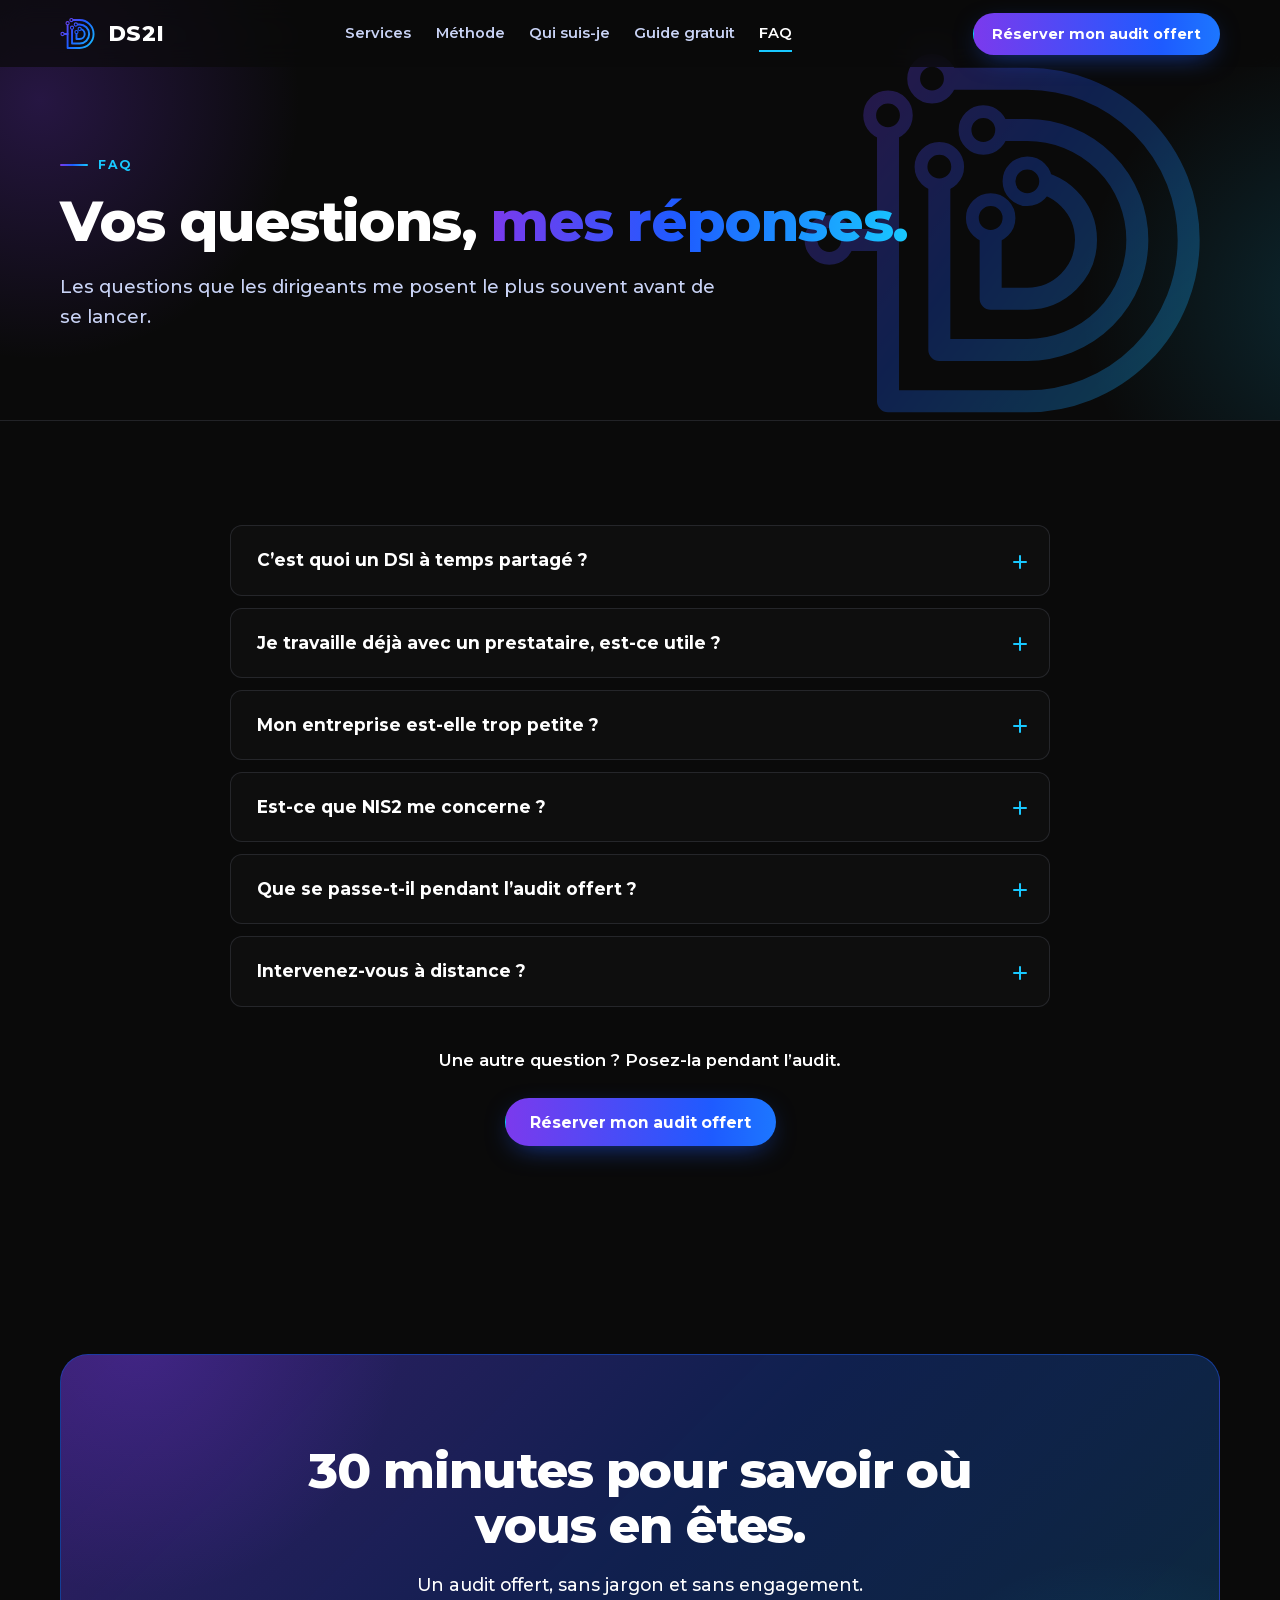
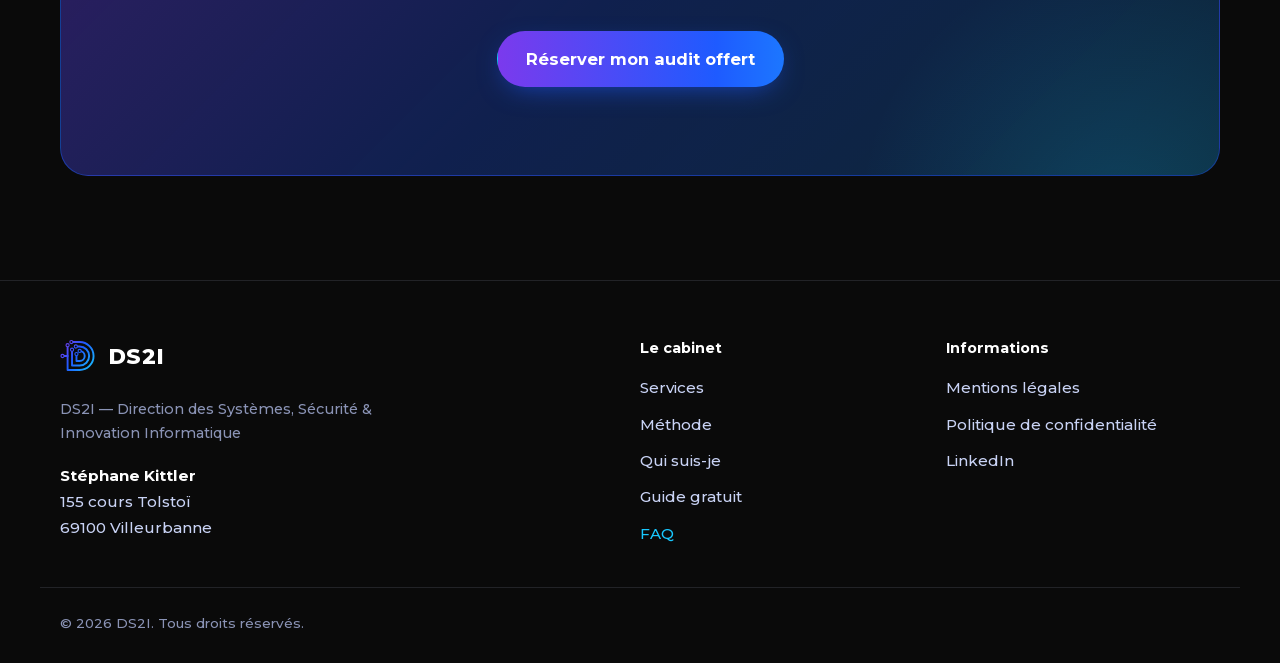
<file: faq.html>
<!doctype html>
<html lang="fr">
<head>
  <meta charset="utf-8">
  <meta name="viewport" content="width=device-width, initial-scale=1">

  <!-- SEO — ⚠️ À COMPLÉTER : remplacer « https://www.VOTRE-DOMAINE.fr » par le domaine définitif -->
  <title>FAQ : DSI et RSSI à temps partagé, NIS2, audit offert | DS2I</title>
  <meta name="description" content="C’est quoi un DSI à temps partagé ? Mon entreprise est-elle trop petite ? NIS2 me concerne-t-il ? Les réponses de Stéphane Kittler aux questions des dirigeants de PME et ETI.">
  <link rel="canonical" href="https://www.VOTRE-DOMAINE.fr/faq">
  <meta name="robots" content="index, follow">
  <meta name="author" content="Stéphane Kittler">
  <meta name="theme-color" content="#0A0A0A">

  <!-- Open Graph -->
  <meta property="og:type" content="website">
  <meta property="og:locale" content="fr_FR">
  <meta property="og:site_name" content="DS2I">
  <meta property="og:title" content="FAQ : DSI et RSSI à temps partagé, NIS2, audit offert | DS2I">
  <meta property="og:description" content="C’est quoi un DSI à temps partagé ? Mon entreprise est-elle trop petite ? NIS2 me concerne-t-il ? Les réponses de Stéphane Kittler aux questions des dirigeants de PME et ETI.">
  <meta property="og:url" content="https://www.VOTRE-DOMAINE.fr/faq">
  <meta property="og:image" content="https://www.VOTRE-DOMAINE.fr/assets/og-image.png">
  <meta property="og:image:width" content="1200">
  <meta property="og:image:height" content="630">
  <meta property="og:image:alt" content="DS2I — DSI et RSSI à temps partagé pour PME et ETI">

  <!-- Twitter Card -->
  <meta name="twitter:card" content="summary_large_image">
  <meta name="twitter:title" content="FAQ : DSI et RSSI à temps partagé, NIS2, audit offert | DS2I">
  <meta name="twitter:description" content="C’est quoi un DSI à temps partagé ? Mon entreprise est-elle trop petite ? NIS2 me concerne-t-il ? Les réponses de Stéphane Kittler aux questions des dirigeants de PME et ETI.">
  <meta name="twitter:image" content="https://www.VOTRE-DOMAINE.fr/assets/og-image.png">

  <!-- Icônes -->
  <link rel="icon" href="/assets/favicon.svg" type="image/svg+xml">
  <link rel="icon" href="/assets/favicon-32.png" sizes="32x32" type="image/png">
  <link rel="apple-touch-icon" href="/assets/apple-touch-icon.png">

  <!-- Police auto-hébergée (aucun appel à Google : plus rapide et conforme RGPD) -->
  <link rel="preload" href="/assets/fonts/montserrat-latin-var.woff2" as="font" type="font/woff2" crossorigin>
  <link rel="stylesheet" href="/css/style.css">

  <script type="application/ld+json">
{
  "@context": "https://schema.org",
  "@graph": [
    {
      "@type": "FAQPage",
      "mainEntity": [
        {
          "@type": "Question",
          "name": "C'est quoi un DSI à temps partagé ?",
          "acceptedAnswer": {
            "@type": "Answer",
            "text": "Un directeur des systèmes d'information expérimenté qui intervient quelques jours par mois, au lieu d'un salarié à temps plein."
          }
        },
        {
          "@type": "Question",
          "name": "Je travaille déjà avec un prestataire, est-ce utile ?",
          "acceptedAnswer": {
            "@type": "Answer",
            "text": "Oui. Je ne remplace pas votre prestataire : je vous apporte un regard indépendant sur ce qu'il fait et je vous rends les commandes."
          }
        },
        {
          "@type": "Question",
          "name": "Mon entreprise est-elle trop petite ?",
          "acceptedAnswer": {
            "@type": "Answer",
            "text": "J'accompagne des structures de 20 à 500 salariés. Les attaques sont automatisées et visent d'abord les entreprises les moins préparées, quelle que soit leur taille."
          }
        },
        {
          "@type": "Question",
          "name": "Est-ce que NIS2 me concerne ?",
          "acceptedAnswer": {
            "@type": "Answer",
            "text": "Peut-être directement, souvent indirectement via vos clients. On le vérifie ensemble pendant l'audit."
          }
        },
        {
          "@type": "Question",
          "name": "Que se passe-t-il pendant l'audit offert ?",
          "acceptedAnswer": {
            "@type": "Answer",
            "text": "30 minutes de visio, 22 questions sans jargon. Vous repartez avec votre niveau de maturité, vos 3 risques prioritaires et 3 actions à lancer dès le lendemain, avec ou sans moi."
          }
        },
        {
          "@type": "Question",
          "name": "Intervenez-vous à distance ?",
          "acceptedAnswer": {
            "@type": "Answer",
            "text": "Oui, partout en France, et sur site dans la région lyonnaise."
          }
        }
      ]
    },
    {
      "@type": "BreadcrumbList",
      "itemListElement": [
        {
          "@type": "ListItem",
          "position": 1,
          "name": "Accueil",
          "item": "https://www.VOTRE-DOMAINE.fr/"
        },
        {
          "@type": "ListItem",
          "position": 2,
          "name": "FAQ",
          "item": "https://www.VOTRE-DOMAINE.fr/faq"
        }
      ]
    }
  ]
}
  </script>

  <!-- Active les animations uniquement si JavaScript est disponible -->
  <script>document.documentElement.classList.add('js');</script>
</head>

<body>
  <!-- Sprite SVG : dégradés de la charte + motif du logo, réutilisés dans la page.
       (Masqué visuellement mais pas en display:none, sinon les dégradés disparaissent.) -->
  <svg class="svg-sprite" aria-hidden="true" focusable="false">
    <defs>
      <linearGradient id="grad-icon" gradientUnits="userSpaceOnUse" x1="2" y1="4" x2="22" y2="20">
        <stop offset="0" stop-color="#7B3AED"/><stop offset=".45" stop-color="#1E5BFF"/><stop offset="1" stop-color="#18C8FF"/>
      </linearGradient>
      <linearGradient id="grad-mark" gradientUnits="userSpaceOnUse" x1="4" y1="20" x2="112" y2="100">
        <stop offset="0" stop-color="#7B3AED"/><stop offset=".45" stop-color="#1E5BFF"/><stop offset="1" stop-color="#18C8FF"/>
      </linearGradient>
    </defs>
    <!-- Le « D » en pistes de circuit imprimé -->
    <symbol id="ds2i-mark" viewBox="0 0 120 120">
      <g fill="none" stroke="url(#grad-mark)" stroke-width="6" stroke-linecap="round" stroke-linejoin="round">
        <path d="M24 30V104H62A44 44 0 0 0 62 16H40"/>
        <path d="M38 44V90H62A30 30 0 0 0 62 30H54"/>
        <path d="M52 58V76H62A16 16 0 0 0 62 44"/>
        <path d="M8 60H24"/>
      </g>
      <g fill="#0A0A0A" stroke="url(#grad-mark)" stroke-width="3.5">
        <circle cx="24" cy="26" r="5"/><circle cx="36" cy="16" r="5"/><circle cx="38" cy="40" r="5"/>
        <circle cx="50" cy="30" r="5"/><circle cx="52" cy="54" r="5"/><circle cx="62" cy="44" r="5"/>
        <circle cx="8" cy="60" r="5"/>
      </g>
    </symbol>
  </svg>

  <a class="skip-link" href="#contenu">Aller au contenu</a>

  <!-- ============================================================
       EN-TÊTE FIXE (identique sur toutes les pages)
       ============================================================ -->
  <header class="site-header" id="haut">
    <div class="container site-header__inner">
      <!-- Logo : pour utiliser le fichier original, remplacer ce bloc par
           <img src="/assets/logo-ds2i.png" alt="DS2I" height="44"> -->
      <a class="brand" href="/" aria-label="DS2I, accueil">
        <svg class="brand__mark" aria-hidden="true"><use href="#ds2i-mark"/></svg>
        <span class="brand__name">DS2I</span>
      </a>

      <button class="nav-toggle" type="button" aria-expanded="false" aria-controls="menu-principal">
        <span class="nav-toggle__bar" aria-hidden="true"></span>
        <span class="visually-hidden">Ouvrir le menu</span>
      </button>

      <nav class="main-nav" id="menu-principal" aria-label="Navigation principale">
        <ul class="main-nav__list">
          <li><a href="/services">Services</a></li>
          <li><a href="/methode">Méthode</a></li>
          <li><a href="/qui-suis-je">Qui suis-je</a></li>
          <li><a href="/guide">Guide gratuit</a></li>
          <li><a href="/faq" aria-current="page">FAQ</a></li>
        </ul>
        <a class="btn btn--primary js-calendly btn--sm" href="https://calendly.com/s-kittler/30min" target="_blank" rel="noopener">Réserver mon audit offert</a>
      </nav>
    </div>
  </header>

  <main id="contenu">
    <section class="page-hero" aria-labelledby="page-titre">
      <div class="halo halo--violet" aria-hidden="true"></div>
      <div class="halo halo--cyan" aria-hidden="true"></div>
      <svg class="page-hero__mark" aria-hidden="true" focusable="false"><use href="#ds2i-mark"/></svg>
      <div class="container page-hero__inner">
        <p class="eyebrow">FAQ</p>
        <h1 class="page-hero__title" id="page-titre">Vos questions, <span class="text-gradient">mes réponses.</span></h1>
        <p class="page-hero__lead">Les questions que les dirigeants me posent le plus souvent avant de se lancer.</p>
      </div>
    </section>

    <section class="section" aria-label="Questions fréquentes">
      <div class="container container--narrow">
        <div class="faq reveal">
          <details class="faq__item">
            <summary>C’est quoi un DSI à temps partagé&nbsp;?</summary>
            <div class="faq__answer"><p>Un directeur des systèmes d’information expérimenté qui intervient quelques jours par mois, au lieu d’un salarié à temps plein.</p></div>
          </details>
          <details class="faq__item">
            <summary>Je travaille déjà avec un prestataire, est-ce utile&nbsp;?</summary>
            <div class="faq__answer"><p>Oui. Je ne remplace pas votre prestataire&nbsp;: je vous apporte un regard indépendant sur ce qu’il fait et je vous rends les commandes.</p></div>
          </details>
          <details class="faq__item">
            <summary>Mon entreprise est-elle trop petite&nbsp;?</summary>
            <div class="faq__answer"><p>J’accompagne des structures de 20 à 500&nbsp;salariés. Les attaques sont automatisées et visent d’abord les entreprises les moins préparées, quelle que soit leur taille.</p></div>
          </details>
          <details class="faq__item">
            <summary>Est-ce que NIS2 me concerne&nbsp;?</summary>
            <div class="faq__answer"><p>Peut-être directement, souvent indirectement via vos clients. On le vérifie ensemble pendant l’audit.</p></div>
          </details>
          <details class="faq__item">
            <summary>Que se passe-t-il pendant l’audit offert&nbsp;?</summary>
            <div class="faq__answer"><p>30&nbsp;minutes de visio, 22&nbsp;questions sans jargon. Vous repartez avec votre niveau de maturité, vos 3&nbsp;risques prioritaires et 3&nbsp;actions à lancer dès le lendemain, avec ou sans moi.</p></div>
          </details>
          <details class="faq__item">
            <summary>Intervenez-vous à distance&nbsp;?</summary>
            <div class="faq__answer"><p>Oui, partout en France, et sur site dans la région lyonnaise.</p></div>
          </details>
        </div>
        <div class="section__cta section__cta--center reveal">
          <p>Une autre question&nbsp;? Posez-la pendant l’audit.</p>
          <a class="btn btn--primary js-calendly" href="https://calendly.com/s-kittler/30min" target="_blank" rel="noopener">Réserver mon audit offert</a>
        </div>
      </div>
    </section>

    <!-- ============================================================
         APPEL À L'ACTION FINAL
         ============================================================ -->
    <section class="section final-cta" id="audit" aria-labelledby="cta-titre">
      <div class="container">
        <div class="final-cta__box reveal">
          <div class="halo halo--violet" aria-hidden="true"></div>
          <div class="halo halo--cyan" aria-hidden="true"></div>
          <h2 class="final-cta__title" id="cta-titre">30&nbsp;minutes pour savoir où vous en êtes.</h2>
          <p class="final-cta__text">Un audit offert, sans jargon et sans engagement.</p>
          <a class="btn btn--primary js-calendly btn--lg" href="https://calendly.com/s-kittler/30min" target="_blank" rel="noopener">Réserver mon audit offert</a>
        </div>
      </div>
    </section>
  </main>

  <!-- ============================================================
       PIED DE PAGE
       ============================================================ -->
  <footer class="site-footer">
    <div class="container site-footer__inner">
      <div class="site-footer__brand">
        <a class="brand" href="/" aria-label="DS2I, accueil">
          <svg class="brand__mark" aria-hidden="true"><use href="#ds2i-mark"/></svg>
          <span class="brand__name">DS2I</span>
        </a>
        <p class="site-footer__tagline">DS2I — Direction des Systèmes, Sécurité &amp; Innovation Informatique</p>
        <address class="site-footer__address">
          <strong>Stéphane Kittler</strong><br>
          155&nbsp;cours Tolstoï<br>
          69100&nbsp;Villeurbanne
        </address>
      </div>
      <nav class="site-footer__links" aria-label="Plan du site">
        <p class="site-footer__heading">Le cabinet</p>
        <ul>
          <li><a href="/services">Services</a></li>
          <li><a href="/methode">Méthode</a></li>
          <li><a href="/qui-suis-je">Qui suis-je</a></li>
          <li><a href="/guide">Guide gratuit</a></li>
          <li><a href="/faq" aria-current="page">FAQ</a></li>
        </ul>
      </nav>
      <nav class="site-footer__links" aria-label="Informations légales">
        <p class="site-footer__heading">Informations</p>
        <ul>
          <li><a href="/mentions-legales">Mentions légales</a></li>
          <li><a href="/politique-confidentialite">Politique de confidentialité</a></li>
          <!-- À COMPLÉTER : URL du profil LinkedIn de Stéphane Kittler -->
          <li><a href="#" target="_blank" rel="noopener">LinkedIn</a></li>
        </ul>
      </nav>
    </div>
    <div class="container site-footer__bottom">
      <p>© <span class="js-year">2026</span> DS2I. Tous droits réservés.</p>
    </div>
  </footer>

  <!-- Bouton d'audit collant sur mobile (apparaît après l'en-tête de page) -->
  <div class="sticky-cta" aria-hidden="true">
    <a class="btn btn--primary btn--block js-calendly" href="https://calendly.com/s-kittler/30min" target="_blank" rel="noopener" tabindex="-1">Réserver mon audit offert</a>
  </div>

  <script src="/js/main.js" defer></script>
</body>
</html>
</file>
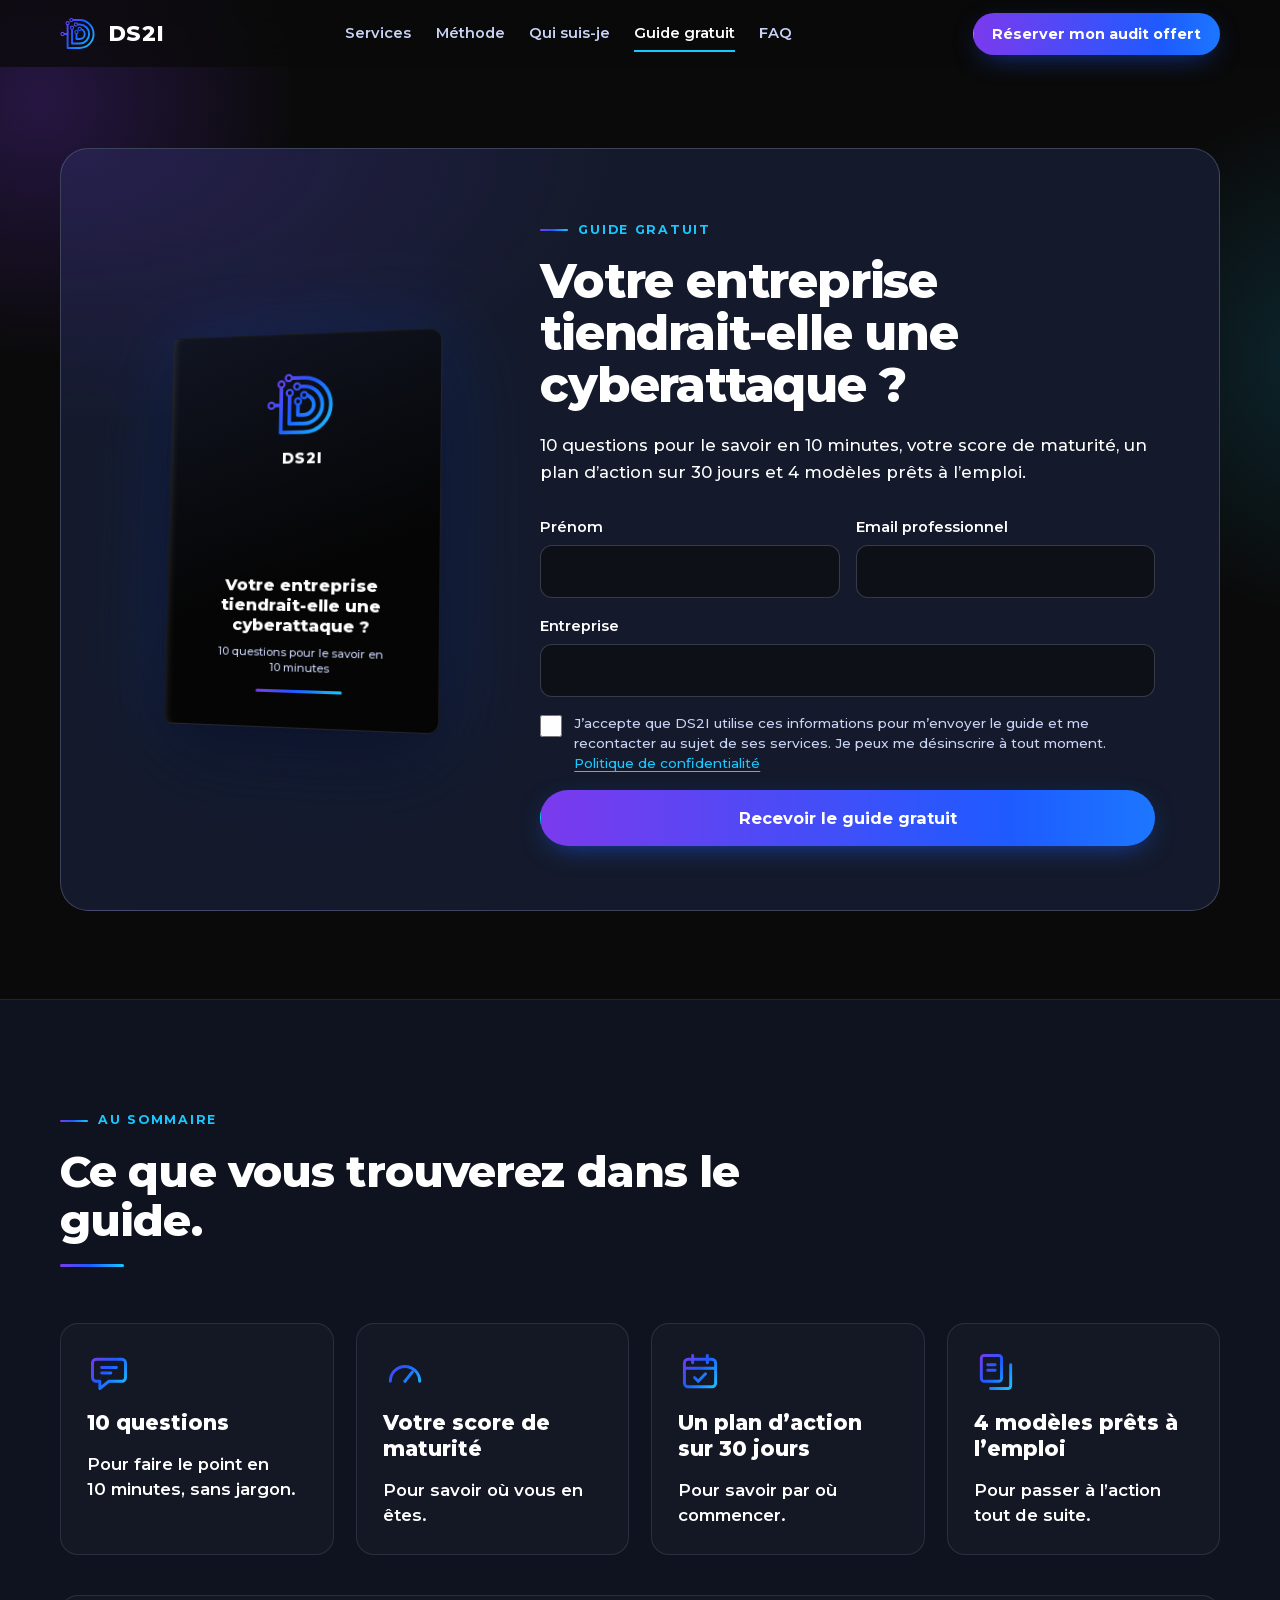
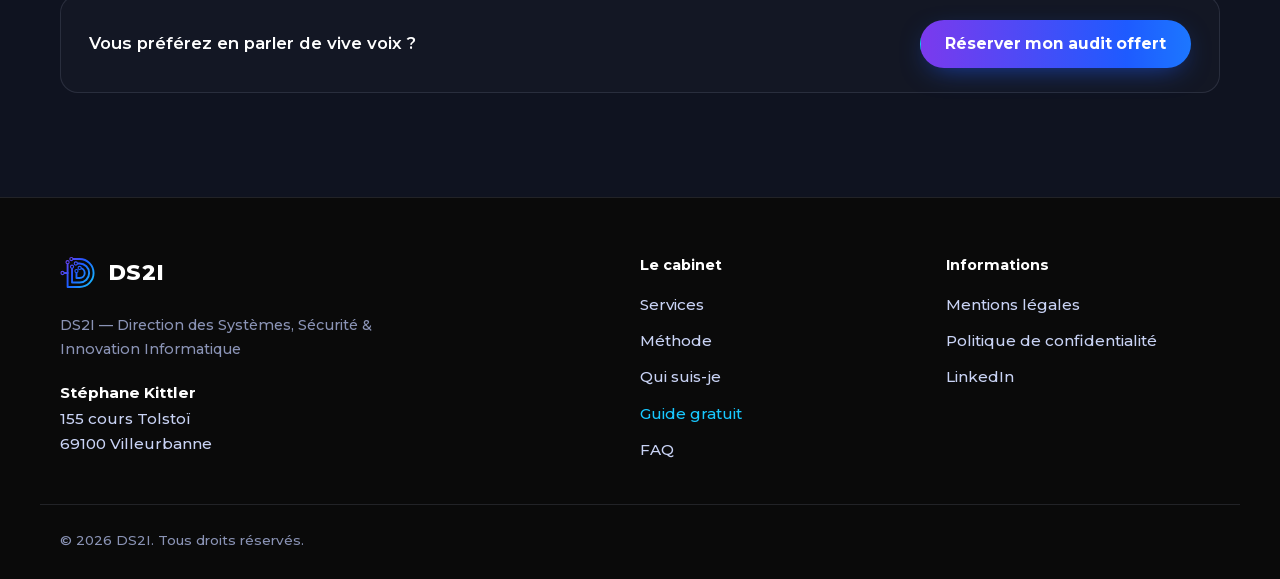
<file: guide.html>
<!doctype html>
<html lang="fr">
<head>
  <meta charset="utf-8">
  <meta name="viewport" content="width=device-width, initial-scale=1">

  <!-- SEO — ⚠️ À COMPLÉTER : remplacer « https://www.VOTRE-DOMAINE.fr » par le domaine définitif -->
  <title>Guide gratuit : votre entreprise tiendrait-elle une cyberattaque ? | DS2I</title>
  <meta name="description" content="Téléchargez le guide gratuit : 10 questions pour savoir en 10 minutes si votre entreprise tiendrait une cyberattaque, votre score de maturité, un plan d’action sur 30 jours et 4 modèles.">
  <link rel="canonical" href="https://www.VOTRE-DOMAINE.fr/guide">
  <meta name="robots" content="index, follow">
  <meta name="author" content="Stéphane Kittler">
  <meta name="theme-color" content="#0A0A0A">

  <!-- Open Graph -->
  <meta property="og:type" content="website">
  <meta property="og:locale" content="fr_FR">
  <meta property="og:site_name" content="DS2I">
  <meta property="og:title" content="Guide gratuit : votre entreprise tiendrait-elle une cyberattaque ? | DS2I">
  <meta property="og:description" content="Téléchargez le guide gratuit : 10 questions pour savoir en 10 minutes si votre entreprise tiendrait une cyberattaque, votre score de maturité, un plan d’action sur 30 jours et 4 modèles.">
  <meta property="og:url" content="https://www.VOTRE-DOMAINE.fr/guide">
  <meta property="og:image" content="https://www.VOTRE-DOMAINE.fr/assets/og-image.png">
  <meta property="og:image:width" content="1200">
  <meta property="og:image:height" content="630">
  <meta property="og:image:alt" content="DS2I — DSI et RSSI à temps partagé pour PME et ETI">

  <!-- Twitter Card -->
  <meta name="twitter:card" content="summary_large_image">
  <meta name="twitter:title" content="Guide gratuit : votre entreprise tiendrait-elle une cyberattaque ? | DS2I">
  <meta name="twitter:description" content="Téléchargez le guide gratuit : 10 questions pour savoir en 10 minutes si votre entreprise tiendrait une cyberattaque, votre score de maturité, un plan d’action sur 30 jours et 4 modèles.">
  <meta name="twitter:image" content="https://www.VOTRE-DOMAINE.fr/assets/og-image.png">

  <!-- Icônes -->
  <link rel="icon" href="/assets/favicon.svg" type="image/svg+xml">
  <link rel="icon" href="/assets/favicon-32.png" sizes="32x32" type="image/png">
  <link rel="apple-touch-icon" href="/assets/apple-touch-icon.png">

  <!-- Police auto-hébergée (aucun appel à Google : plus rapide et conforme RGPD) -->
  <link rel="preload" href="/assets/fonts/montserrat-latin-var.woff2" as="font" type="font/woff2" crossorigin>
  <link rel="stylesheet" href="/css/style.css">

  <script type="application/ld+json">
{
  "@context": "https://schema.org",
  "@graph": [
    {
      "@type": "ProfessionalService",
      "@id": "https://www.VOTRE-DOMAINE.fr/#ds2i",
      "name": "DS2I",
      "alternateName": "DS2I — Direction des Systèmes, Sécurité & Innovation Informatique",
      "description": "DSI et RSSI à temps partagé et de transition pour les PME et ETI : pilotage informatique, cybersécurité, conformité NIS2 et ISO 27001, plans de reprise et de continuité d'activité.",
      "url": "https://www.VOTRE-DOMAINE.fr/",
      "logo": "https://www.VOTRE-DOMAINE.fr/assets/logo-ds2i.png",
      "image": "https://www.VOTRE-DOMAINE.fr/assets/og-image.png",
      "address": {
        "@type": "PostalAddress",
        "streetAddress": "155 cours Tolstoï",
        "postalCode": "69100",
        "addressLocality": "Villeurbanne",
        "addressCountry": "FR"
      },
      "areaServed": {
        "@type": "Country",
        "name": "France"
      },
      "founder": {
        "@id": "https://www.VOTRE-DOMAINE.fr/#stephane-kittler"
      },
      "knowsAbout": [
        "DSI à temps partagé",
        "RSSI à temps partagé",
        "DSI de transition",
        "Cybersécurité",
        "NIS2",
        "ISO 27001",
        "Plan de reprise d'activité",
        "Plan de continuité d'activité"
      ],
      "makesOffer": [
        {
          "@type": "Offer",
          "itemOffered": {
            "@type": "Service",
            "name": "DSI à temps partagé",
            "url": "https://www.VOTRE-DOMAINE.fr/services#dsi-temps-partage"
          }
        },
        {
          "@type": "Offer",
          "itemOffered": {
            "@type": "Service",
            "name": "RSSI à temps partagé",
            "url": "https://www.VOTRE-DOMAINE.fr/services#rssi-temps-partage"
          }
        },
        {
          "@type": "Offer",
          "itemOffered": {
            "@type": "Service",
            "name": "DSI ou RSSI de transition",
            "url": "https://www.VOTRE-DOMAINE.fr/services#transition"
          }
        },
        {
          "@type": "Offer",
          "itemOffered": {
            "@type": "Service",
            "name": "Conformité NIS2, ISO 27001 et plans de reprise",
            "url": "https://www.VOTRE-DOMAINE.fr/services#conformite"
          }
        }
      ]
    },
    {
      "@type": "BreadcrumbList",
      "itemListElement": [
        {
          "@type": "ListItem",
          "position": 1,
          "name": "Accueil",
          "item": "https://www.VOTRE-DOMAINE.fr/"
        },
        {
          "@type": "ListItem",
          "position": 2,
          "name": "Guide gratuit",
          "item": "https://www.VOTRE-DOMAINE.fr/guide"
        }
      ]
    }
  ]
}
  </script>

  <!-- Active les animations uniquement si JavaScript est disponible -->
  <script>document.documentElement.classList.add('js');</script>
</head>

<body>
  <!-- Sprite SVG : dégradés de la charte + motif du logo, réutilisés dans la page.
       (Masqué visuellement mais pas en display:none, sinon les dégradés disparaissent.) -->
  <svg class="svg-sprite" aria-hidden="true" focusable="false">
    <defs>
      <linearGradient id="grad-icon" gradientUnits="userSpaceOnUse" x1="2" y1="4" x2="22" y2="20">
        <stop offset="0" stop-color="#7B3AED"/><stop offset=".45" stop-color="#1E5BFF"/><stop offset="1" stop-color="#18C8FF"/>
      </linearGradient>
      <linearGradient id="grad-mark" gradientUnits="userSpaceOnUse" x1="4" y1="20" x2="112" y2="100">
        <stop offset="0" stop-color="#7B3AED"/><stop offset=".45" stop-color="#1E5BFF"/><stop offset="1" stop-color="#18C8FF"/>
      </linearGradient>
    </defs>
    <!-- Le « D » en pistes de circuit imprimé -->
    <symbol id="ds2i-mark" viewBox="0 0 120 120">
      <g fill="none" stroke="url(#grad-mark)" stroke-width="6" stroke-linecap="round" stroke-linejoin="round">
        <path d="M24 30V104H62A44 44 0 0 0 62 16H40"/>
        <path d="M38 44V90H62A30 30 0 0 0 62 30H54"/>
        <path d="M52 58V76H62A16 16 0 0 0 62 44"/>
        <path d="M8 60H24"/>
      </g>
      <g fill="#0A0A0A" stroke="url(#grad-mark)" stroke-width="3.5">
        <circle cx="24" cy="26" r="5"/><circle cx="36" cy="16" r="5"/><circle cx="38" cy="40" r="5"/>
        <circle cx="50" cy="30" r="5"/><circle cx="52" cy="54" r="5"/><circle cx="62" cy="44" r="5"/>
        <circle cx="8" cy="60" r="5"/>
      </g>
    </symbol>
  </svg>

  <a class="skip-link" href="#contenu">Aller au contenu</a>

  <!-- ============================================================
       EN-TÊTE FIXE (identique sur toutes les pages)
       ============================================================ -->
  <header class="site-header" id="haut">
    <div class="container site-header__inner">
      <!-- Logo : pour utiliser le fichier original, remplacer ce bloc par
           <img src="/assets/logo-ds2i.png" alt="DS2I" height="44"> -->
      <a class="brand" href="/" aria-label="DS2I, accueil">
        <svg class="brand__mark" aria-hidden="true"><use href="#ds2i-mark"/></svg>
        <span class="brand__name">DS2I</span>
      </a>

      <button class="nav-toggle" type="button" aria-expanded="false" aria-controls="menu-principal">
        <span class="nav-toggle__bar" aria-hidden="true"></span>
        <span class="visually-hidden">Ouvrir le menu</span>
      </button>

      <nav class="main-nav" id="menu-principal" aria-label="Navigation principale">
        <ul class="main-nav__list">
          <li><a href="/services">Services</a></li>
          <li><a href="/methode">Méthode</a></li>
          <li><a href="/qui-suis-je">Qui suis-je</a></li>
          <li><a href="/guide" aria-current="page">Guide gratuit</a></li>
          <li><a href="/faq">FAQ</a></li>
        </ul>
        <a class="btn btn--primary js-calendly btn--sm" href="https://calendly.com/s-kittler/30min" target="_blank" rel="noopener">Réserver mon audit offert</a>
      </nav>
    </div>
  </header>

  <main id="contenu">
    <section class="page-hero page-hero--guide" aria-labelledby="page-titre">
      <div class="halo halo--violet" aria-hidden="true"></div>
      <div class="halo halo--cyan" aria-hidden="true"></div>
      <div class="container">
        <div class="guide" id="guide">
          <div class="guide__mockup" aria-hidden="true">
            <div class="book">
              <div class="book__cover">
                <svg class="book__mark"><use href="#ds2i-mark"/></svg>
                <p class="book__brand">DS2I</p>
                <p class="book__title">Votre entreprise tiendrait-elle une cyberattaque&nbsp;?</p>
                <p class="book__subtitle">10&nbsp;questions pour le savoir en 10&nbsp;minutes</p>
                <span class="book__line"></span>
              </div>
            </div>
          </div>
          <div class="guide__content">
            <p class="eyebrow">Guide gratuit</p>
            <h1 class="page-hero__title" id="page-titre">Votre entreprise tiendrait-elle une cyberattaque&nbsp;?</h1>
            <p class="guide__lead">10&nbsp;questions pour le savoir en 10&nbsp;minutes, votre score de maturité, un plan d’action sur 30&nbsp;jours et 4&nbsp;modèles prêts à l’emploi.</p>

            <form class="lead-form" id="lead-form" novalidate>
              <div class="field">
                <label for="prenom">Prénom</label>
                <input id="prenom" name="prenom" type="text" autocomplete="given-name" required>
                <p class="field__error" id="prenom-erreur" aria-live="polite"></p>
              </div>
              <div class="field">
                <label for="email">Email professionnel</label>
                <input id="email" name="email" type="email" autocomplete="email" inputmode="email" required>
                <p class="field__error" id="email-erreur" aria-live="polite"></p>
              </div>
              <div class="field">
                <label for="entreprise">Entreprise</label>
                <input id="entreprise" name="entreprise" type="text" autocomplete="organization" required>
                <p class="field__error" id="entreprise-erreur" aria-live="polite"></p>
              </div>
              <!-- Pot de miel anti-spam : invisible pour les humains -->
              <div class="hp" aria-hidden="true">
                <label for="site-web">Ne pas remplir</label>
                <input id="site-web" name="site_web" type="text" tabindex="-1" autocomplete="off">
              </div>
              <div class="field field--check">
                <input id="consentement" name="consentement" type="checkbox" required>
                <label for="consentement">J’accepte que DS2I utilise ces informations pour m’envoyer le guide et me recontacter au sujet de ses services. Je peux me désinscrire à tout moment. <a href="/politique-confidentialite">Politique de confidentialité</a></label>
                <p class="field__error" id="consentement-erreur" aria-live="polite"></p>
              </div>
              <button class="btn btn--primary btn--lg btn--block" type="submit">Recevoir le guide gratuit</button>
            </form>

            <div class="lead-success" id="lead-success" tabindex="-1" hidden>
              <p class="lead-success__title">Merci&nbsp;! Votre guide est en cours de téléchargement.</p>
              <p>S’il ne démarre pas, <a href="/assets/DS2I_Guide_10_questions_cyberattaque.pdf" download>téléchargez-le ici</a>. Et pour aller plus loin, faisons le point ensemble en 30&nbsp;minutes.</p>
              <a class="btn btn--primary js-calendly" href="https://calendly.com/s-kittler/30min" target="_blank" rel="noopener">Réserver mon audit offert</a>
            </div>
          </div>
        </div>
      </div>
    </section>

    <section class="section section--alt" aria-labelledby="contenu-guide-titre">
      <div class="container">
        <div class="section__head reveal">
          <p class="eyebrow">Au sommaire</p>
          <h2 class="section__title" id="contenu-guide-titre">Ce que vous trouverez dans le guide.</h2>
        </div>
        <ul class="grid grid--4">
          <li class="card card--hover pain reveal"><svg class="icon icon--lg" viewBox="0 0 24 24" aria-hidden="true"><path d="M5 5h14a2 2 0 0 1 2 2v8a2 2 0 0 1-2 2h-7l-5 4v-4H5a2 2 0 0 1-2-2V7a2 2 0 0 1 2-2z"/><path d="M8 9.5h8M8 12.5h5"/></svg><h3 class="service__title">10&nbsp;questions</h3><p>Pour faire le point en 10&nbsp;minutes, sans jargon.</p></li>
          <li class="card card--hover pain reveal"><svg class="icon icon--lg" viewBox="0 0 24 24" aria-hidden="true"><path d="M4 17a8 8 0 1 1 16 0"/><path d="m12 17 4-5"/><path d="M12 17h.01"/></svg><h3 class="service__title">Votre score de maturité</h3><p>Pour savoir où vous en êtes.</p></li>
          <li class="card card--hover pain reveal"><svg class="icon icon--lg" viewBox="0 0 24 24" aria-hidden="true"><rect x="3.5" y="5" width="17" height="15" rx="2"/><path d="M3.5 10h17M8 3v4M16 3v4"/><path d="m9 15 2 2 4-4"/></svg><h3 class="service__title">Un plan d’action sur 30&nbsp;jours</h3><p>Pour savoir par où commencer.</p></li>
          <li class="card card--hover pain reveal"><svg class="icon icon--lg" viewBox="0 0 24 24" aria-hidden="true"><rect x="4" y="3" width="11" height="14" rx="1.5"/><path d="M9 21h9.5a1.5 1.5 0 0 0 1.5-1.5V8"/><path d="M7.5 8h4M7.5 11h4"/></svg><h3 class="service__title">4&nbsp;modèles prêts à l’emploi</h3><p>Pour passer à l’action tout de suite.</p></li>
        </ul>
        <div class="section__cta reveal">
          <p>Vous préférez en parler de vive voix&nbsp;?</p>
          <a class="btn btn--primary js-calendly" href="https://calendly.com/s-kittler/30min" target="_blank" rel="noopener">Réserver mon audit offert</a>
        </div>
      </div>
    </section>
  </main>

  <!-- ============================================================
       PIED DE PAGE
       ============================================================ -->
  <footer class="site-footer">
    <div class="container site-footer__inner">
      <div class="site-footer__brand">
        <a class="brand" href="/" aria-label="DS2I, accueil">
          <svg class="brand__mark" aria-hidden="true"><use href="#ds2i-mark"/></svg>
          <span class="brand__name">DS2I</span>
        </a>
        <p class="site-footer__tagline">DS2I — Direction des Systèmes, Sécurité &amp; Innovation Informatique</p>
        <address class="site-footer__address">
          <strong>Stéphane Kittler</strong><br>
          155&nbsp;cours Tolstoï<br>
          69100&nbsp;Villeurbanne
        </address>
      </div>
      <nav class="site-footer__links" aria-label="Plan du site">
        <p class="site-footer__heading">Le cabinet</p>
        <ul>
          <li><a href="/services">Services</a></li>
          <li><a href="/methode">Méthode</a></li>
          <li><a href="/qui-suis-je">Qui suis-je</a></li>
          <li><a href="/guide" aria-current="page">Guide gratuit</a></li>
          <li><a href="/faq">FAQ</a></li>
        </ul>
      </nav>
      <nav class="site-footer__links" aria-label="Informations légales">
        <p class="site-footer__heading">Informations</p>
        <ul>
          <li><a href="/mentions-legales">Mentions légales</a></li>
          <li><a href="/politique-confidentialite">Politique de confidentialité</a></li>
          <!-- À COMPLÉTER : URL du profil LinkedIn de Stéphane Kittler -->
          <li><a href="#" target="_blank" rel="noopener">LinkedIn</a></li>
        </ul>
      </nav>
    </div>
    <div class="container site-footer__bottom">
      <p>© <span class="js-year">2026</span> DS2I. Tous droits réservés.</p>
    </div>
  </footer>

  <!-- Bouton d'audit collant sur mobile (apparaît après l'en-tête de page) -->
  <div class="sticky-cta" aria-hidden="true">
    <a class="btn btn--primary btn--block js-calendly" href="https://calendly.com/s-kittler/30min" target="_blank" rel="noopener" tabindex="-1">Réserver mon audit offert</a>
  </div>

  <script src="/js/main.js" defer></script>
</body>
</html>
</file>
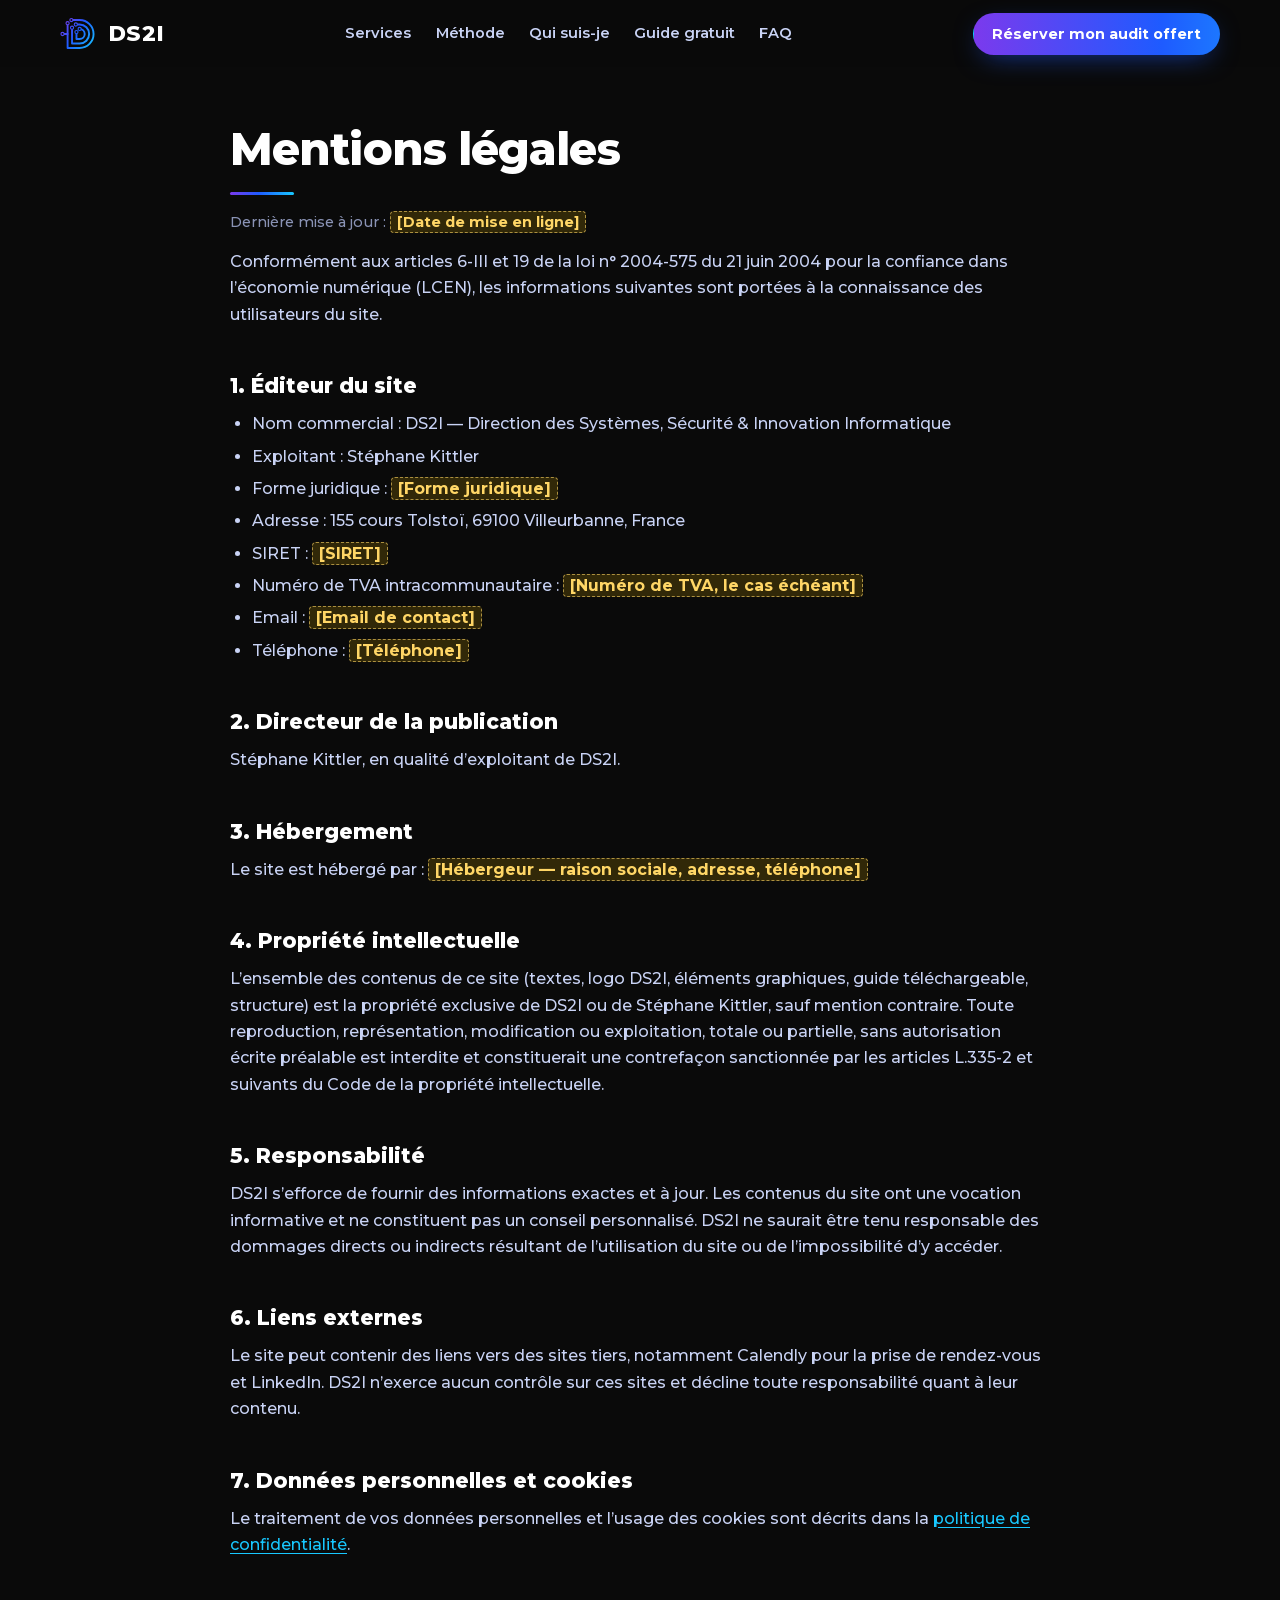
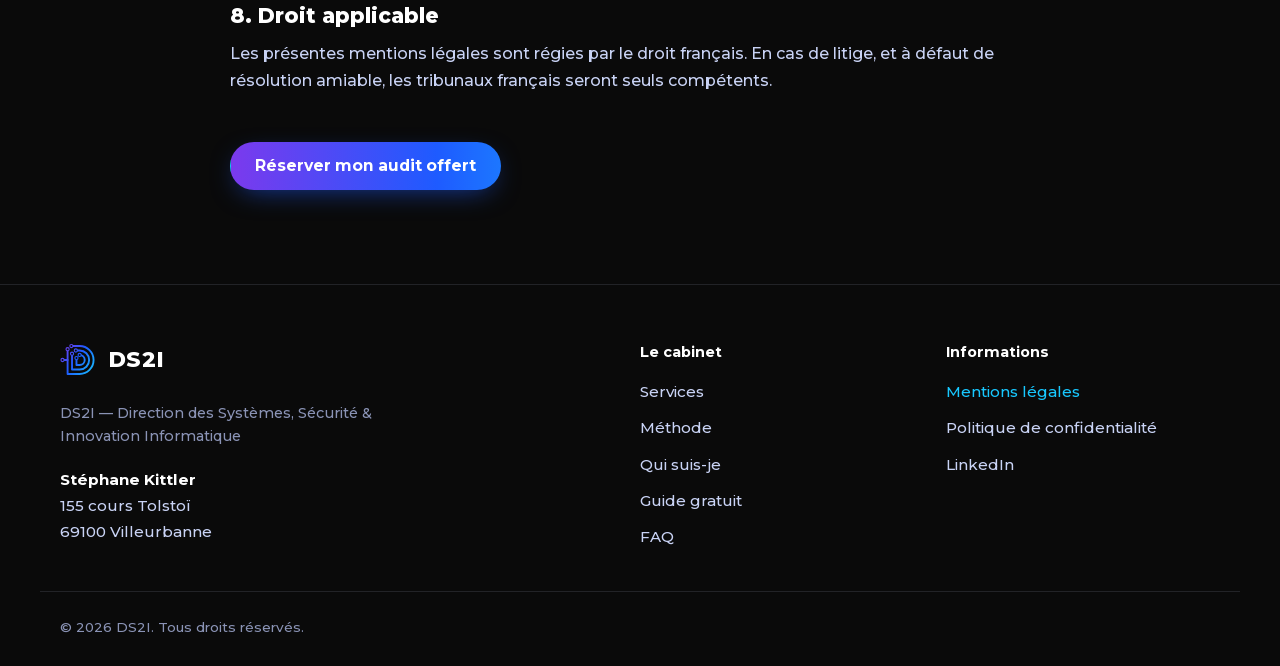
<file: mentions-legales.html>
<!doctype html>
<html lang="fr">
<head>
  <meta charset="utf-8">
  <meta name="viewport" content="width=device-width, initial-scale=1">

  <!-- SEO — ⚠️ À COMPLÉTER : remplacer « https://www.VOTRE-DOMAINE.fr » par le domaine définitif -->
  <title>Mentions légales | DS2I — Stéphane Kittler</title>
  <meta name="description" content="Mentions légales du site DS2I, cabinet de Stéphane Kittler, DSI et RSSI à temps partagé et de transition pour PME et ETI.">
  <link rel="canonical" href="https://www.VOTRE-DOMAINE.fr/mentions-legales">
  <meta name="robots" content="index, follow">
  <meta name="author" content="Stéphane Kittler">
  <meta name="theme-color" content="#0A0A0A">

  <!-- Open Graph -->
  <meta property="og:type" content="website">
  <meta property="og:locale" content="fr_FR">
  <meta property="og:site_name" content="DS2I">
  <meta property="og:title" content="Mentions légales | DS2I — Stéphane Kittler">
  <meta property="og:description" content="Mentions légales du site DS2I, cabinet de Stéphane Kittler, DSI et RSSI à temps partagé et de transition pour PME et ETI.">
  <meta property="og:url" content="https://www.VOTRE-DOMAINE.fr/mentions-legales">
  <meta property="og:image" content="https://www.VOTRE-DOMAINE.fr/assets/og-image.png">
  <meta property="og:image:width" content="1200">
  <meta property="og:image:height" content="630">
  <meta property="og:image:alt" content="DS2I — DSI et RSSI à temps partagé pour PME et ETI">

  <!-- Twitter Card -->
  <meta name="twitter:card" content="summary_large_image">
  <meta name="twitter:title" content="Mentions légales | DS2I — Stéphane Kittler">
  <meta name="twitter:description" content="Mentions légales du site DS2I, cabinet de Stéphane Kittler, DSI et RSSI à temps partagé et de transition pour PME et ETI.">
  <meta name="twitter:image" content="https://www.VOTRE-DOMAINE.fr/assets/og-image.png">

  <!-- Icônes -->
  <link rel="icon" href="/assets/favicon.svg" type="image/svg+xml">
  <link rel="icon" href="/assets/favicon-32.png" sizes="32x32" type="image/png">
  <link rel="apple-touch-icon" href="/assets/apple-touch-icon.png">

  <!-- Police auto-hébergée (aucun appel à Google : plus rapide et conforme RGPD) -->
  <link rel="preload" href="/assets/fonts/montserrat-latin-var.woff2" as="font" type="font/woff2" crossorigin>
  <link rel="stylesheet" href="/css/style.css">

  <script type="application/ld+json">
{
  "@context": "https://schema.org",
  "@graph": [
    {
      "@type": "BreadcrumbList",
      "itemListElement": [
        {
          "@type": "ListItem",
          "position": 1,
          "name": "Accueil",
          "item": "https://www.VOTRE-DOMAINE.fr/"
        },
        {
          "@type": "ListItem",
          "position": 2,
          "name": "Mentions légales",
          "item": "https://www.VOTRE-DOMAINE.fr/mentions-legales"
        }
      ]
    }
  ]
}
  </script>

  <!-- Active les animations uniquement si JavaScript est disponible -->
  <script>document.documentElement.classList.add('js');</script>
</head>

<body>
  <!-- Sprite SVG : dégradés de la charte + motif du logo, réutilisés dans la page.
       (Masqué visuellement mais pas en display:none, sinon les dégradés disparaissent.) -->
  <svg class="svg-sprite" aria-hidden="true" focusable="false">
    <defs>
      <linearGradient id="grad-icon" gradientUnits="userSpaceOnUse" x1="2" y1="4" x2="22" y2="20">
        <stop offset="0" stop-color="#7B3AED"/><stop offset=".45" stop-color="#1E5BFF"/><stop offset="1" stop-color="#18C8FF"/>
      </linearGradient>
      <linearGradient id="grad-mark" gradientUnits="userSpaceOnUse" x1="4" y1="20" x2="112" y2="100">
        <stop offset="0" stop-color="#7B3AED"/><stop offset=".45" stop-color="#1E5BFF"/><stop offset="1" stop-color="#18C8FF"/>
      </linearGradient>
    </defs>
    <!-- Le « D » en pistes de circuit imprimé -->
    <symbol id="ds2i-mark" viewBox="0 0 120 120">
      <g fill="none" stroke="url(#grad-mark)" stroke-width="6" stroke-linecap="round" stroke-linejoin="round">
        <path d="M24 30V104H62A44 44 0 0 0 62 16H40"/>
        <path d="M38 44V90H62A30 30 0 0 0 62 30H54"/>
        <path d="M52 58V76H62A16 16 0 0 0 62 44"/>
        <path d="M8 60H24"/>
      </g>
      <g fill="#0A0A0A" stroke="url(#grad-mark)" stroke-width="3.5">
        <circle cx="24" cy="26" r="5"/><circle cx="36" cy="16" r="5"/><circle cx="38" cy="40" r="5"/>
        <circle cx="50" cy="30" r="5"/><circle cx="52" cy="54" r="5"/><circle cx="62" cy="44" r="5"/>
        <circle cx="8" cy="60" r="5"/>
      </g>
    </symbol>
  </svg>

  <a class="skip-link" href="#contenu">Aller au contenu</a>

  <!-- ============================================================
       EN-TÊTE FIXE (identique sur toutes les pages)
       ============================================================ -->
  <header class="site-header" id="haut">
    <div class="container site-header__inner">
      <!-- Logo : pour utiliser le fichier original, remplacer ce bloc par
           <img src="/assets/logo-ds2i.png" alt="DS2I" height="44"> -->
      <a class="brand" href="/" aria-label="DS2I, accueil">
        <svg class="brand__mark" aria-hidden="true"><use href="#ds2i-mark"/></svg>
        <span class="brand__name">DS2I</span>
      </a>

      <button class="nav-toggle" type="button" aria-expanded="false" aria-controls="menu-principal">
        <span class="nav-toggle__bar" aria-hidden="true"></span>
        <span class="visually-hidden">Ouvrir le menu</span>
      </button>

      <nav class="main-nav" id="menu-principal" aria-label="Navigation principale">
        <ul class="main-nav__list">
          <li><a href="/services">Services</a></li>
          <li><a href="/methode">Méthode</a></li>
          <li><a href="/qui-suis-je">Qui suis-je</a></li>
          <li><a href="/guide">Guide gratuit</a></li>
          <li><a href="/faq">FAQ</a></li>
        </ul>
        <a class="btn btn--primary js-calendly btn--sm" href="https://calendly.com/s-kittler/30min" target="_blank" rel="noopener">Réserver mon audit offert</a>
      </nav>
    </div>
  </header>

  <main id="contenu" class="legal">
    <div class="container container--narrow">
      <h1>Mentions légales</h1>
      <p class="legal__updated">Dernière mise à jour&nbsp;: <span class="todo">[Date de mise en ligne]</span></p>

      <p>Conformément aux articles&nbsp;6-III et 19 de la loi n°&nbsp;2004-575 du 21&nbsp;juin 2004 pour la confiance dans l’économie numérique (LCEN), les informations suivantes sont portées à la connaissance des utilisateurs du site.</p>

      <h2>1. Éditeur du site</h2>
      <ul>
        <li>Nom commercial&nbsp;: DS2I — Direction des Systèmes, Sécurité &amp; Innovation Informatique</li>
        <li>Exploitant&nbsp;: Stéphane Kittler</li>
        <li>Forme juridique&nbsp;: <span class="todo">[Forme juridique]</span></li>
        <li>Adresse&nbsp;: 155&nbsp;cours Tolstoï, 69100&nbsp;Villeurbanne, France</li>
        <li>SIRET&nbsp;: <span class="todo">[SIRET]</span></li>
        <li>Numéro de TVA intracommunautaire&nbsp;: <span class="todo">[Numéro de TVA, le cas échéant]</span></li>
        <li>Email&nbsp;: <span class="todo">[Email de contact]</span></li>
        <li>Téléphone&nbsp;: <span class="todo">[Téléphone]</span></li>
      </ul>

      <h2>2. Directeur de la publication</h2>
      <p>Stéphane Kittler, en qualité d’exploitant de DS2I.</p>

      <h2>3. Hébergement</h2>
      <p>Le site est hébergé par&nbsp;: <span class="todo">[Hébergeur — raison sociale, adresse, téléphone]</span></p>

      <h2>4. Propriété intellectuelle</h2>
      <p>L’ensemble des contenus de ce site (textes, logo DS2I, éléments graphiques, guide téléchargeable, structure) est la propriété exclusive de DS2I ou de Stéphane Kittler, sauf mention contraire. Toute reproduction, représentation, modification ou exploitation, totale ou partielle, sans autorisation écrite préalable est interdite et constituerait une contrefaçon sanctionnée par les articles L.335-2 et suivants du Code de la propriété intellectuelle.</p>

      <h2>5. Responsabilité</h2>
      <p>DS2I s’efforce de fournir des informations exactes et à jour. Les contenus du site ont une vocation informative et ne constituent pas un conseil personnalisé. DS2I ne saurait être tenu responsable des dommages directs ou indirects résultant de l’utilisation du site ou de l’impossibilité d’y accéder.</p>

      <h2>6. Liens externes</h2>
      <p>Le site peut contenir des liens vers des sites tiers, notamment Calendly pour la prise de rendez-vous et LinkedIn. DS2I n’exerce aucun contrôle sur ces sites et décline toute responsabilité quant à leur contenu.</p>

      <h2>7. Données personnelles et cookies</h2>
      <p>Le traitement de vos données personnelles et l’usage des cookies sont décrits dans la <a href="/politique-confidentialite">politique de confidentialité</a>.</p>

      <h2>8. Droit applicable</h2>
      <p>Les présentes mentions légales sont régies par le droit français. En cas de litige, et à défaut de résolution amiable, les tribunaux français seront seuls compétents.</p>

      <p class="back"><a class="btn btn--primary js-calendly" href="https://calendly.com/s-kittler/30min" target="_blank" rel="noopener">Réserver mon audit offert</a></p>
    </div>
  </main>

  <!-- ============================================================
       PIED DE PAGE
       ============================================================ -->
  <footer class="site-footer">
    <div class="container site-footer__inner">
      <div class="site-footer__brand">
        <a class="brand" href="/" aria-label="DS2I, accueil">
          <svg class="brand__mark" aria-hidden="true"><use href="#ds2i-mark"/></svg>
          <span class="brand__name">DS2I</span>
        </a>
        <p class="site-footer__tagline">DS2I — Direction des Systèmes, Sécurité &amp; Innovation Informatique</p>
        <address class="site-footer__address">
          <strong>Stéphane Kittler</strong><br>
          155&nbsp;cours Tolstoï<br>
          69100&nbsp;Villeurbanne
        </address>
      </div>
      <nav class="site-footer__links" aria-label="Plan du site">
        <p class="site-footer__heading">Le cabinet</p>
        <ul>
          <li><a href="/services">Services</a></li>
          <li><a href="/methode">Méthode</a></li>
          <li><a href="/qui-suis-je">Qui suis-je</a></li>
          <li><a href="/guide">Guide gratuit</a></li>
          <li><a href="/faq">FAQ</a></li>
        </ul>
      </nav>
      <nav class="site-footer__links" aria-label="Informations légales">
        <p class="site-footer__heading">Informations</p>
        <ul>
          <li><a href="/mentions-legales" aria-current="page">Mentions légales</a></li>
          <li><a href="/politique-confidentialite">Politique de confidentialité</a></li>
          <!-- À COMPLÉTER : URL du profil LinkedIn de Stéphane Kittler -->
          <li><a href="#" target="_blank" rel="noopener">LinkedIn</a></li>
        </ul>
      </nav>
    </div>
    <div class="container site-footer__bottom">
      <p>© <span class="js-year">2026</span> DS2I. Tous droits réservés.</p>
    </div>
  </footer>

  <!-- Bouton d'audit collant sur mobile (apparaît après l'en-tête de page) -->
  <div class="sticky-cta" aria-hidden="true">
    <a class="btn btn--primary btn--block js-calendly" href="https://calendly.com/s-kittler/30min" target="_blank" rel="noopener" tabindex="-1">Réserver mon audit offert</a>
  </div>

  <script src="/js/main.js" defer></script>
</body>
</html>
</file>
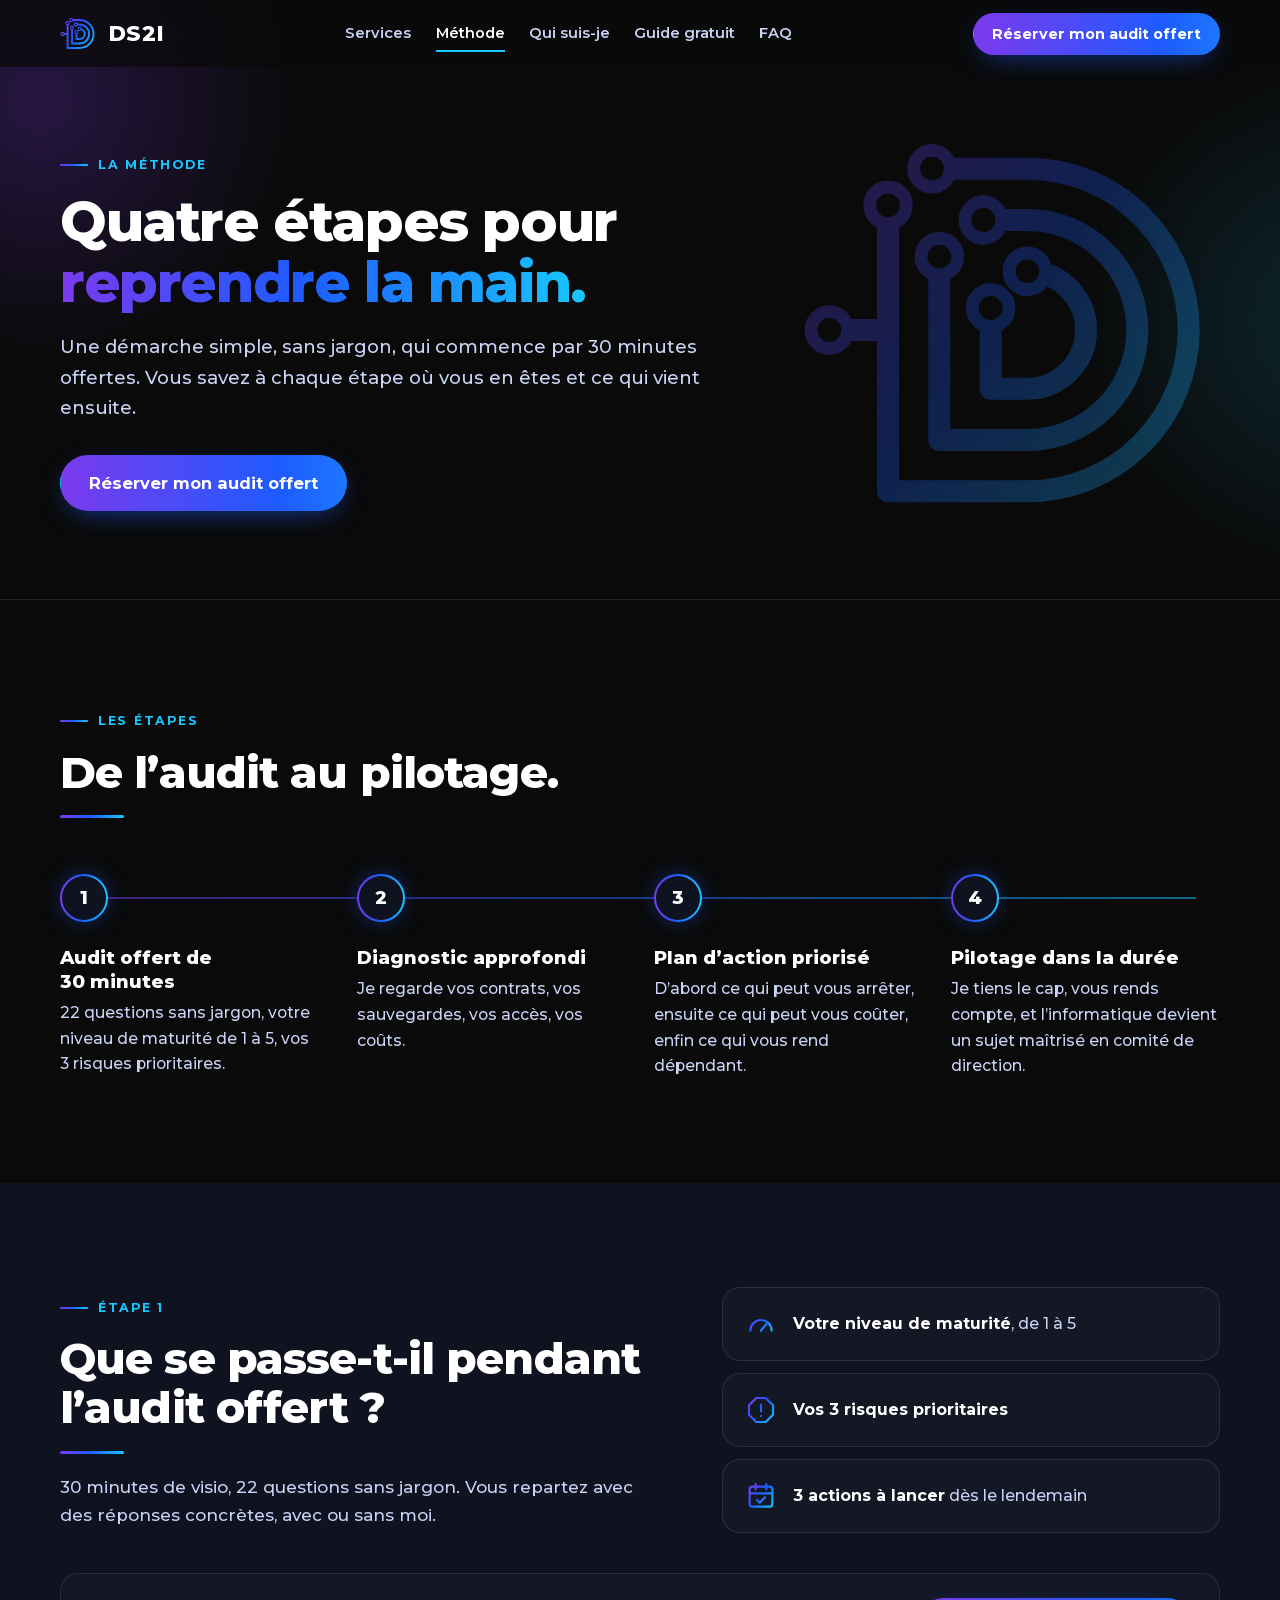
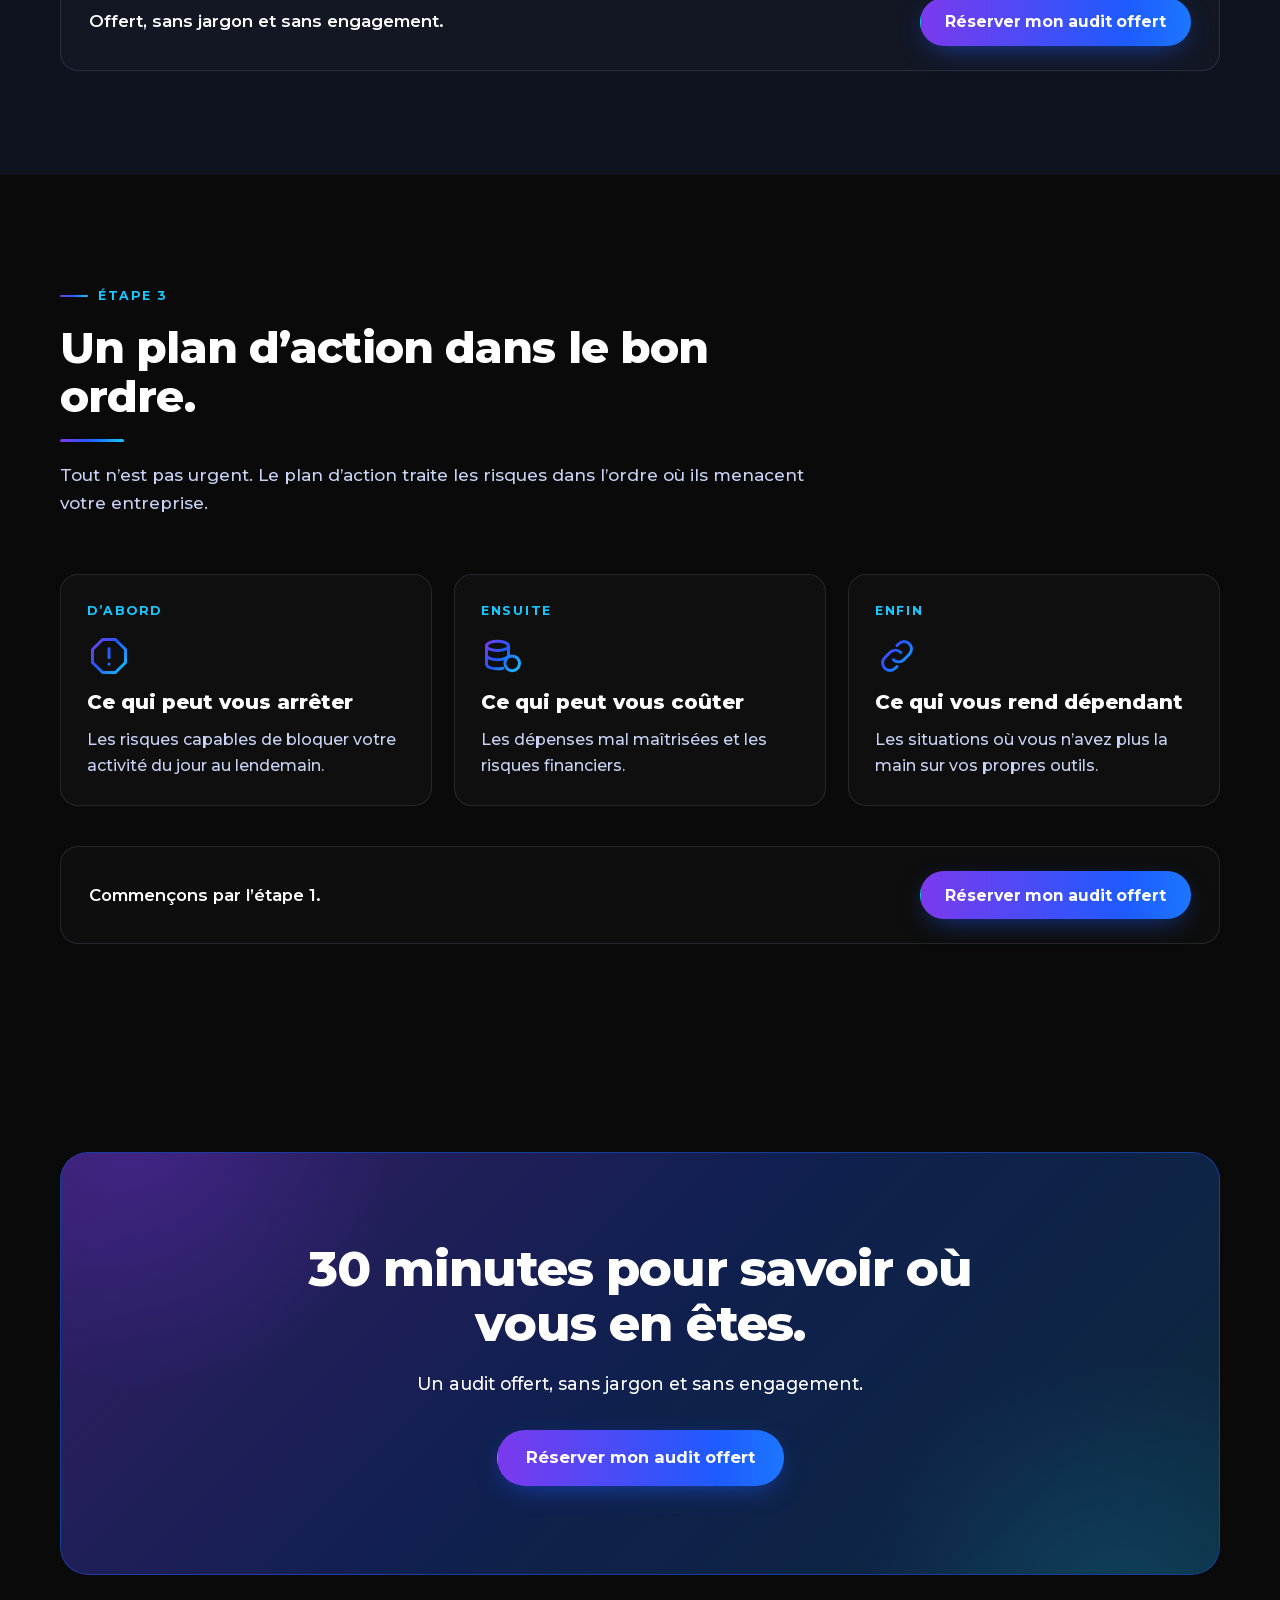
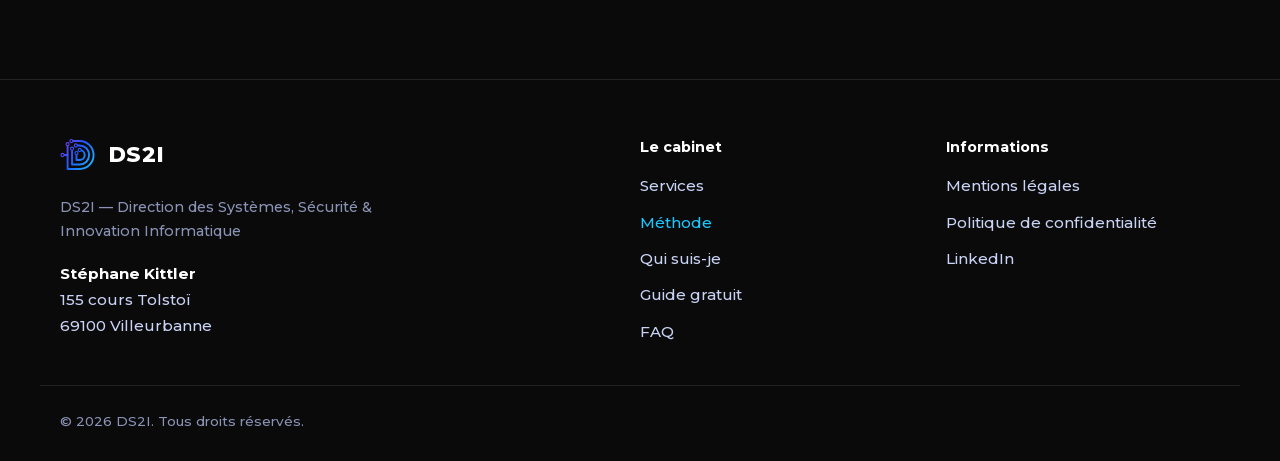
<file: methode.html>
<!doctype html>
<html lang="fr">
<head>
  <meta charset="utf-8">
  <meta name="viewport" content="width=device-width, initial-scale=1">

  <!-- SEO — ⚠️ À COMPLÉTER : remplacer « https://www.VOTRE-DOMAINE.fr » par le domaine définitif -->
  <title>La méthode : de l’audit offert au pilotage | DS2I</title>
  <meta name="description" content="Audit offert de 30 minutes, diagnostic approfondi, plan d’action priorisé, pilotage dans la durée : la méthode de Stéphane Kittler pour reprendre la main sur votre informatique.">
  <link rel="canonical" href="https://www.VOTRE-DOMAINE.fr/methode">
  <meta name="robots" content="index, follow">
  <meta name="author" content="Stéphane Kittler">
  <meta name="theme-color" content="#0A0A0A">

  <!-- Open Graph -->
  <meta property="og:type" content="website">
  <meta property="og:locale" content="fr_FR">
  <meta property="og:site_name" content="DS2I">
  <meta property="og:title" content="La méthode : de l’audit offert au pilotage | DS2I">
  <meta property="og:description" content="Audit offert de 30 minutes, diagnostic approfondi, plan d’action priorisé, pilotage dans la durée : la méthode de Stéphane Kittler pour reprendre la main sur votre informatique.">
  <meta property="og:url" content="https://www.VOTRE-DOMAINE.fr/methode">
  <meta property="og:image" content="https://www.VOTRE-DOMAINE.fr/assets/og-image.png">
  <meta property="og:image:width" content="1200">
  <meta property="og:image:height" content="630">
  <meta property="og:image:alt" content="DS2I — DSI et RSSI à temps partagé pour PME et ETI">

  <!-- Twitter Card -->
  <meta name="twitter:card" content="summary_large_image">
  <meta name="twitter:title" content="La méthode : de l’audit offert au pilotage | DS2I">
  <meta name="twitter:description" content="Audit offert de 30 minutes, diagnostic approfondi, plan d’action priorisé, pilotage dans la durée : la méthode de Stéphane Kittler pour reprendre la main sur votre informatique.">
  <meta name="twitter:image" content="https://www.VOTRE-DOMAINE.fr/assets/og-image.png">

  <!-- Icônes -->
  <link rel="icon" href="/assets/favicon.svg" type="image/svg+xml">
  <link rel="icon" href="/assets/favicon-32.png" sizes="32x32" type="image/png">
  <link rel="apple-touch-icon" href="/assets/apple-touch-icon.png">

  <!-- Police auto-hébergée (aucun appel à Google : plus rapide et conforme RGPD) -->
  <link rel="preload" href="/assets/fonts/montserrat-latin-var.woff2" as="font" type="font/woff2" crossorigin>
  <link rel="stylesheet" href="/css/style.css">

  <script type="application/ld+json">
{
  "@context": "https://schema.org",
  "@graph": [
    {
      "@type": "ProfessionalService",
      "@id": "https://www.VOTRE-DOMAINE.fr/#ds2i",
      "name": "DS2I",
      "alternateName": "DS2I — Direction des Systèmes, Sécurité & Innovation Informatique",
      "description": "DSI et RSSI à temps partagé et de transition pour les PME et ETI : pilotage informatique, cybersécurité, conformité NIS2 et ISO 27001, plans de reprise et de continuité d'activité.",
      "url": "https://www.VOTRE-DOMAINE.fr/",
      "logo": "https://www.VOTRE-DOMAINE.fr/assets/logo-ds2i.png",
      "image": "https://www.VOTRE-DOMAINE.fr/assets/og-image.png",
      "address": {
        "@type": "PostalAddress",
        "streetAddress": "155 cours Tolstoï",
        "postalCode": "69100",
        "addressLocality": "Villeurbanne",
        "addressCountry": "FR"
      },
      "areaServed": {
        "@type": "Country",
        "name": "France"
      },
      "founder": {
        "@id": "https://www.VOTRE-DOMAINE.fr/#stephane-kittler"
      },
      "knowsAbout": [
        "DSI à temps partagé",
        "RSSI à temps partagé",
        "DSI de transition",
        "Cybersécurité",
        "NIS2",
        "ISO 27001",
        "Plan de reprise d'activité",
        "Plan de continuité d'activité"
      ],
      "makesOffer": [
        {
          "@type": "Offer",
          "itemOffered": {
            "@type": "Service",
            "name": "DSI à temps partagé",
            "url": "https://www.VOTRE-DOMAINE.fr/services#dsi-temps-partage"
          }
        },
        {
          "@type": "Offer",
          "itemOffered": {
            "@type": "Service",
            "name": "RSSI à temps partagé",
            "url": "https://www.VOTRE-DOMAINE.fr/services#rssi-temps-partage"
          }
        },
        {
          "@type": "Offer",
          "itemOffered": {
            "@type": "Service",
            "name": "DSI ou RSSI de transition",
            "url": "https://www.VOTRE-DOMAINE.fr/services#transition"
          }
        },
        {
          "@type": "Offer",
          "itemOffered": {
            "@type": "Service",
            "name": "Conformité NIS2, ISO 27001 et plans de reprise",
            "url": "https://www.VOTRE-DOMAINE.fr/services#conformite"
          }
        }
      ]
    },
    {
      "@type": "BreadcrumbList",
      "itemListElement": [
        {
          "@type": "ListItem",
          "position": 1,
          "name": "Accueil",
          "item": "https://www.VOTRE-DOMAINE.fr/"
        },
        {
          "@type": "ListItem",
          "position": 2,
          "name": "Méthode",
          "item": "https://www.VOTRE-DOMAINE.fr/methode"
        }
      ]
    }
  ]
}
  </script>

  <!-- Active les animations uniquement si JavaScript est disponible -->
  <script>document.documentElement.classList.add('js');</script>
</head>

<body>
  <!-- Sprite SVG : dégradés de la charte + motif du logo, réutilisés dans la page.
       (Masqué visuellement mais pas en display:none, sinon les dégradés disparaissent.) -->
  <svg class="svg-sprite" aria-hidden="true" focusable="false">
    <defs>
      <linearGradient id="grad-icon" gradientUnits="userSpaceOnUse" x1="2" y1="4" x2="22" y2="20">
        <stop offset="0" stop-color="#7B3AED"/><stop offset=".45" stop-color="#1E5BFF"/><stop offset="1" stop-color="#18C8FF"/>
      </linearGradient>
      <linearGradient id="grad-mark" gradientUnits="userSpaceOnUse" x1="4" y1="20" x2="112" y2="100">
        <stop offset="0" stop-color="#7B3AED"/><stop offset=".45" stop-color="#1E5BFF"/><stop offset="1" stop-color="#18C8FF"/>
      </linearGradient>
    </defs>
    <!-- Le « D » en pistes de circuit imprimé -->
    <symbol id="ds2i-mark" viewBox="0 0 120 120">
      <g fill="none" stroke="url(#grad-mark)" stroke-width="6" stroke-linecap="round" stroke-linejoin="round">
        <path d="M24 30V104H62A44 44 0 0 0 62 16H40"/>
        <path d="M38 44V90H62A30 30 0 0 0 62 30H54"/>
        <path d="M52 58V76H62A16 16 0 0 0 62 44"/>
        <path d="M8 60H24"/>
      </g>
      <g fill="#0A0A0A" stroke="url(#grad-mark)" stroke-width="3.5">
        <circle cx="24" cy="26" r="5"/><circle cx="36" cy="16" r="5"/><circle cx="38" cy="40" r="5"/>
        <circle cx="50" cy="30" r="5"/><circle cx="52" cy="54" r="5"/><circle cx="62" cy="44" r="5"/>
        <circle cx="8" cy="60" r="5"/>
      </g>
    </symbol>
  </svg>

  <a class="skip-link" href="#contenu">Aller au contenu</a>

  <!-- ============================================================
       EN-TÊTE FIXE (identique sur toutes les pages)
       ============================================================ -->
  <header class="site-header" id="haut">
    <div class="container site-header__inner">
      <!-- Logo : pour utiliser le fichier original, remplacer ce bloc par
           <img src="/assets/logo-ds2i.png" alt="DS2I" height="44"> -->
      <a class="brand" href="/" aria-label="DS2I, accueil">
        <svg class="brand__mark" aria-hidden="true"><use href="#ds2i-mark"/></svg>
        <span class="brand__name">DS2I</span>
      </a>

      <button class="nav-toggle" type="button" aria-expanded="false" aria-controls="menu-principal">
        <span class="nav-toggle__bar" aria-hidden="true"></span>
        <span class="visually-hidden">Ouvrir le menu</span>
      </button>

      <nav class="main-nav" id="menu-principal" aria-label="Navigation principale">
        <ul class="main-nav__list">
          <li><a href="/services">Services</a></li>
          <li><a href="/methode" aria-current="page">Méthode</a></li>
          <li><a href="/qui-suis-je">Qui suis-je</a></li>
          <li><a href="/guide">Guide gratuit</a></li>
          <li><a href="/faq">FAQ</a></li>
        </ul>
        <a class="btn btn--primary js-calendly btn--sm" href="https://calendly.com/s-kittler/30min" target="_blank" rel="noopener">Réserver mon audit offert</a>
      </nav>
    </div>
  </header>

  <main id="contenu">
    <section class="page-hero" aria-labelledby="page-titre">
      <div class="halo halo--violet" aria-hidden="true"></div>
      <div class="halo halo--cyan" aria-hidden="true"></div>
      <svg class="page-hero__mark" aria-hidden="true" focusable="false"><use href="#ds2i-mark"/></svg>
      <div class="container page-hero__inner">
        <p class="eyebrow">La méthode</p>
        <h1 class="page-hero__title" id="page-titre">Quatre étapes pour <span class="text-gradient">reprendre la main.</span></h1>
        <p class="page-hero__lead">Une démarche simple, sans jargon, qui commence par 30&nbsp;minutes offertes. Vous savez à chaque étape où vous en êtes et ce qui vient ensuite.</p>
          <div class="hero__actions">
            <a class="btn btn--primary js-calendly btn--lg" href="https://calendly.com/s-kittler/30min" target="_blank" rel="noopener">Réserver mon audit offert</a>
          </div>
      </div>
    </section>

    <section class="section" aria-labelledby="etapes-titre">
      <div class="container">
        <div class="section__head reveal">
          <p class="eyebrow">Les étapes</p>
          <h2 class="section__title" id="etapes-titre">De l’audit au pilotage.</h2>
        </div>
        <ol class="timeline">
          <li class="timeline__step reveal">
            <span class="timeline__num" aria-hidden="true">1</span>
            <h3 class="timeline__title">Audit offert de 30&nbsp;minutes</h3>
            <p>22&nbsp;questions sans jargon, votre niveau de maturité de 1 à 5, vos 3&nbsp;risques prioritaires.</p>
          </li>
          <li class="timeline__step reveal">
            <span class="timeline__num" aria-hidden="true">2</span>
            <h3 class="timeline__title">Diagnostic approfondi</h3>
            <p>Je regarde vos contrats, vos sauvegardes, vos accès, vos coûts.</p>
          </li>
          <li class="timeline__step reveal">
            <span class="timeline__num" aria-hidden="true">3</span>
            <h3 class="timeline__title">Plan d’action priorisé</h3>
            <p>D’abord ce qui peut vous arrêter, ensuite ce qui peut vous coûter, enfin ce qui vous rend dépendant.</p>
          </li>
          <li class="timeline__step reveal">
            <span class="timeline__num" aria-hidden="true">4</span>
            <h3 class="timeline__title">Pilotage dans la durée</h3>
            <p>Je tiens le cap, vous rends compte, et l’informatique devient un sujet maîtrisé en comité de direction.</p>
          </li>
        </ol>
      </div>
    </section>

    <section class="section section--alt" aria-labelledby="audit-titre">
      <div class="container">
        <div class="audit-box reveal">
          <div>
            <p class="eyebrow">Étape 1</p>
            <h2 class="section__title" id="audit-titre">Que se passe-t-il pendant l’audit offert&nbsp;?</h2>
            <p class="section__intro">30&nbsp;minutes de visio, 22&nbsp;questions sans jargon. Vous repartez avec des réponses concrètes, avec ou sans moi.</p>
          </div>
          <ul class="audit-box__list">
            <li class="card"><svg class="icon" viewBox="0 0 24 24" aria-hidden="true"><path d="M4 17a8 8 0 1 1 16 0"/><path d="m12 17 4-5"/><path d="M12 17h.01"/></svg><p><strong>Votre niveau de maturité</strong>, de 1 à 5</p></li>
            <li class="card"><svg class="icon" viewBox="0 0 24 24" aria-hidden="true"><path d="M8.5 3h7L21 8.5v7L15.5 21h-7L3 15.5v-7z"/><path d="M12 8v5M12 16.5h.01"/></svg><p><strong>Vos 3&nbsp;risques prioritaires</strong></p></li>
            <li class="card"><svg class="icon" viewBox="0 0 24 24" aria-hidden="true"><rect x="3.5" y="5" width="17" height="15" rx="2"/><path d="M3.5 10h17M8 3v4M16 3v4"/><path d="m9 15 2 2 4-4"/></svg><p><strong>3&nbsp;actions à lancer</strong> dès le lendemain</p></li>
          </ul>
        </div>
        <div class="section__cta reveal">
          <p>Offert, sans jargon et sans engagement.</p>
          <a class="btn btn--primary js-calendly" href="https://calendly.com/s-kittler/30min" target="_blank" rel="noopener">Réserver mon audit offert</a>
        </div>
      </div>
    </section>

    <section class="section" aria-labelledby="prio-titre">
      <div class="container">
        <div class="section__head reveal">
          <p class="eyebrow">Étape 3</p>
          <h2 class="section__title" id="prio-titre">Un plan d’action dans le bon ordre.</h2>
          <p class="section__intro">Tout n’est pas urgent. Le plan d’action traite les risques dans l’ordre où ils menacent votre entreprise.</p>
        </div>
        <ol class="grid grid--3">
          <li class="card card--hover prio reveal">
            <span class="prio__num">D’abord</span>
            <svg class="icon icon--lg" viewBox="0 0 24 24" aria-hidden="true"><path d="M8.5 3h7L21 8.5v7L15.5 21h-7L3 15.5v-7z"/><path d="M12 8v5M12 16.5h.01"/></svg>
            <h3 class="prio__title">Ce qui peut vous arrêter</h3>
            <p>Les risques capables de bloquer votre activité du jour au lendemain.</p>
          </li>
          <li class="card card--hover prio reveal">
            <span class="prio__num">Ensuite</span>
            <svg class="icon icon--lg" viewBox="0 0 24 24" aria-hidden="true"><ellipse cx="9" cy="6.5" rx="6" ry="2.5"/><path d="M3 6.5v5c0 1.4 2.7 2.5 6 2.5s6-1.1 6-2.5v-5"/><path d="M3 11.5v5c0 1.4 2.7 2.5 6 2.5 1 0 2-.1 2.8-.3"/><circle cx="17" cy="16" r="4"/></svg>
            <h3 class="prio__title">Ce qui peut vous coûter</h3>
            <p>Les dépenses mal maîtrisées et les risques financiers.</p>
          </li>
          <li class="card card--hover prio reveal">
            <span class="prio__num">Enfin</span>
            <svg class="icon icon--lg" viewBox="0 0 24 24" aria-hidden="true"><path d="M10 14a4 4 0 0 0 5.7 0l3-3a4 4 0 0 0-5.7-5.7l-1 1"/><path d="M14 10a4 4 0 0 0-5.7 0l-3 3a4 4 0 0 0 5.7 5.7l1-1"/></svg>
            <h3 class="prio__title">Ce qui vous rend dépendant</h3>
            <p>Les situations où vous n’avez plus la main sur vos propres outils.</p>
          </li>
        </ol>
        <div class="section__cta reveal">
          <p>Commençons par l’étape 1.</p>
          <a class="btn btn--primary js-calendly" href="https://calendly.com/s-kittler/30min" target="_blank" rel="noopener">Réserver mon audit offert</a>
        </div>
      </div>
    </section>

    <!-- ============================================================
         APPEL À L'ACTION FINAL
         ============================================================ -->
    <section class="section final-cta" id="audit" aria-labelledby="cta-titre">
      <div class="container">
        <div class="final-cta__box reveal">
          <div class="halo halo--violet" aria-hidden="true"></div>
          <div class="halo halo--cyan" aria-hidden="true"></div>
          <h2 class="final-cta__title" id="cta-titre">30&nbsp;minutes pour savoir où vous en êtes.</h2>
          <p class="final-cta__text">Un audit offert, sans jargon et sans engagement.</p>
          <a class="btn btn--primary js-calendly btn--lg" href="https://calendly.com/s-kittler/30min" target="_blank" rel="noopener">Réserver mon audit offert</a>
        </div>
      </div>
    </section>
  </main>

  <!-- ============================================================
       PIED DE PAGE
       ============================================================ -->
  <footer class="site-footer">
    <div class="container site-footer__inner">
      <div class="site-footer__brand">
        <a class="brand" href="/" aria-label="DS2I, accueil">
          <svg class="brand__mark" aria-hidden="true"><use href="#ds2i-mark"/></svg>
          <span class="brand__name">DS2I</span>
        </a>
        <p class="site-footer__tagline">DS2I — Direction des Systèmes, Sécurité &amp; Innovation Informatique</p>
        <address class="site-footer__address">
          <strong>Stéphane Kittler</strong><br>
          155&nbsp;cours Tolstoï<br>
          69100&nbsp;Villeurbanne
        </address>
      </div>
      <nav class="site-footer__links" aria-label="Plan du site">
        <p class="site-footer__heading">Le cabinet</p>
        <ul>
          <li><a href="/services">Services</a></li>
          <li><a href="/methode" aria-current="page">Méthode</a></li>
          <li><a href="/qui-suis-je">Qui suis-je</a></li>
          <li><a href="/guide">Guide gratuit</a></li>
          <li><a href="/faq">FAQ</a></li>
        </ul>
      </nav>
      <nav class="site-footer__links" aria-label="Informations légales">
        <p class="site-footer__heading">Informations</p>
        <ul>
          <li><a href="/mentions-legales">Mentions légales</a></li>
          <li><a href="/politique-confidentialite">Politique de confidentialité</a></li>
          <!-- À COMPLÉTER : URL du profil LinkedIn de Stéphane Kittler -->
          <li><a href="#" target="_blank" rel="noopener">LinkedIn</a></li>
        </ul>
      </nav>
    </div>
    <div class="container site-footer__bottom">
      <p>© <span class="js-year">2026</span> DS2I. Tous droits réservés.</p>
    </div>
  </footer>

  <!-- Bouton d'audit collant sur mobile (apparaît après l'en-tête de page) -->
  <div class="sticky-cta" aria-hidden="true">
    <a class="btn btn--primary btn--block js-calendly" href="https://calendly.com/s-kittler/30min" target="_blank" rel="noopener" tabindex="-1">Réserver mon audit offert</a>
  </div>

  <script src="/js/main.js" defer></script>
</body>
</html>
</file>
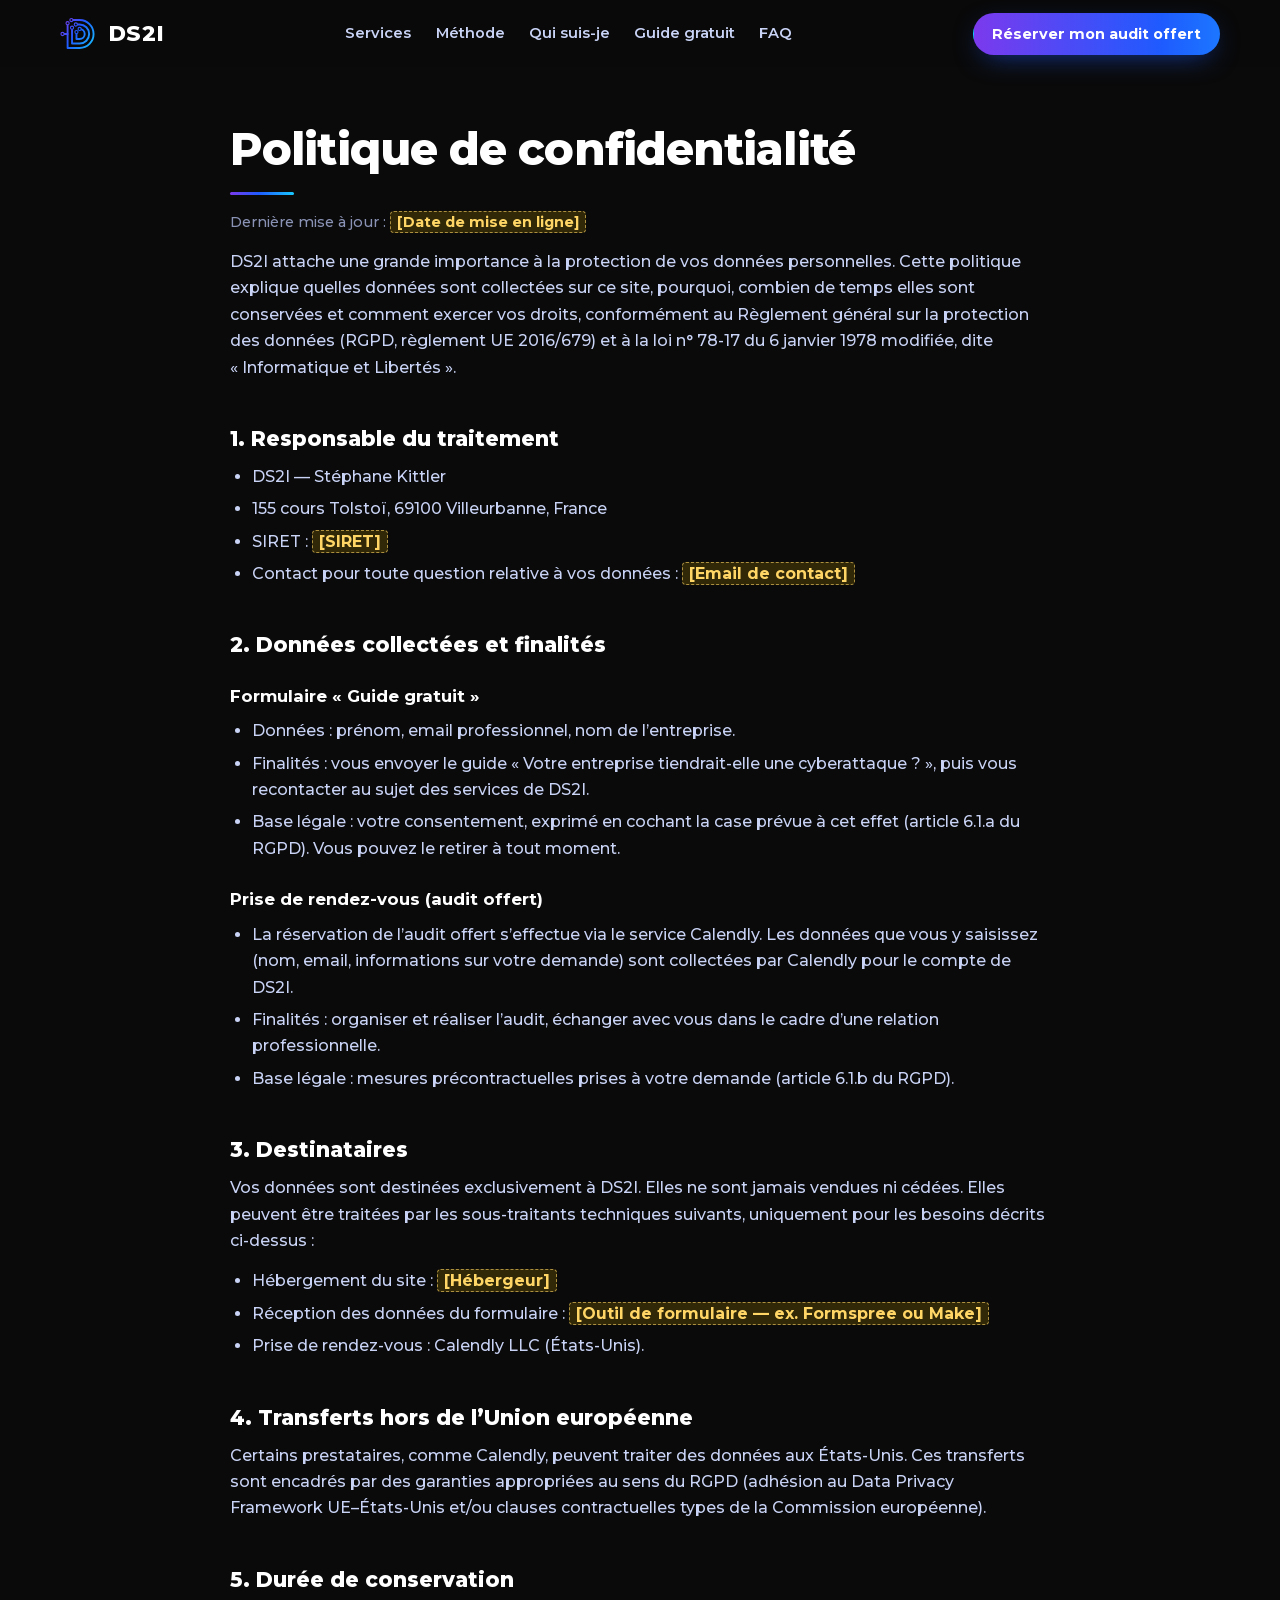
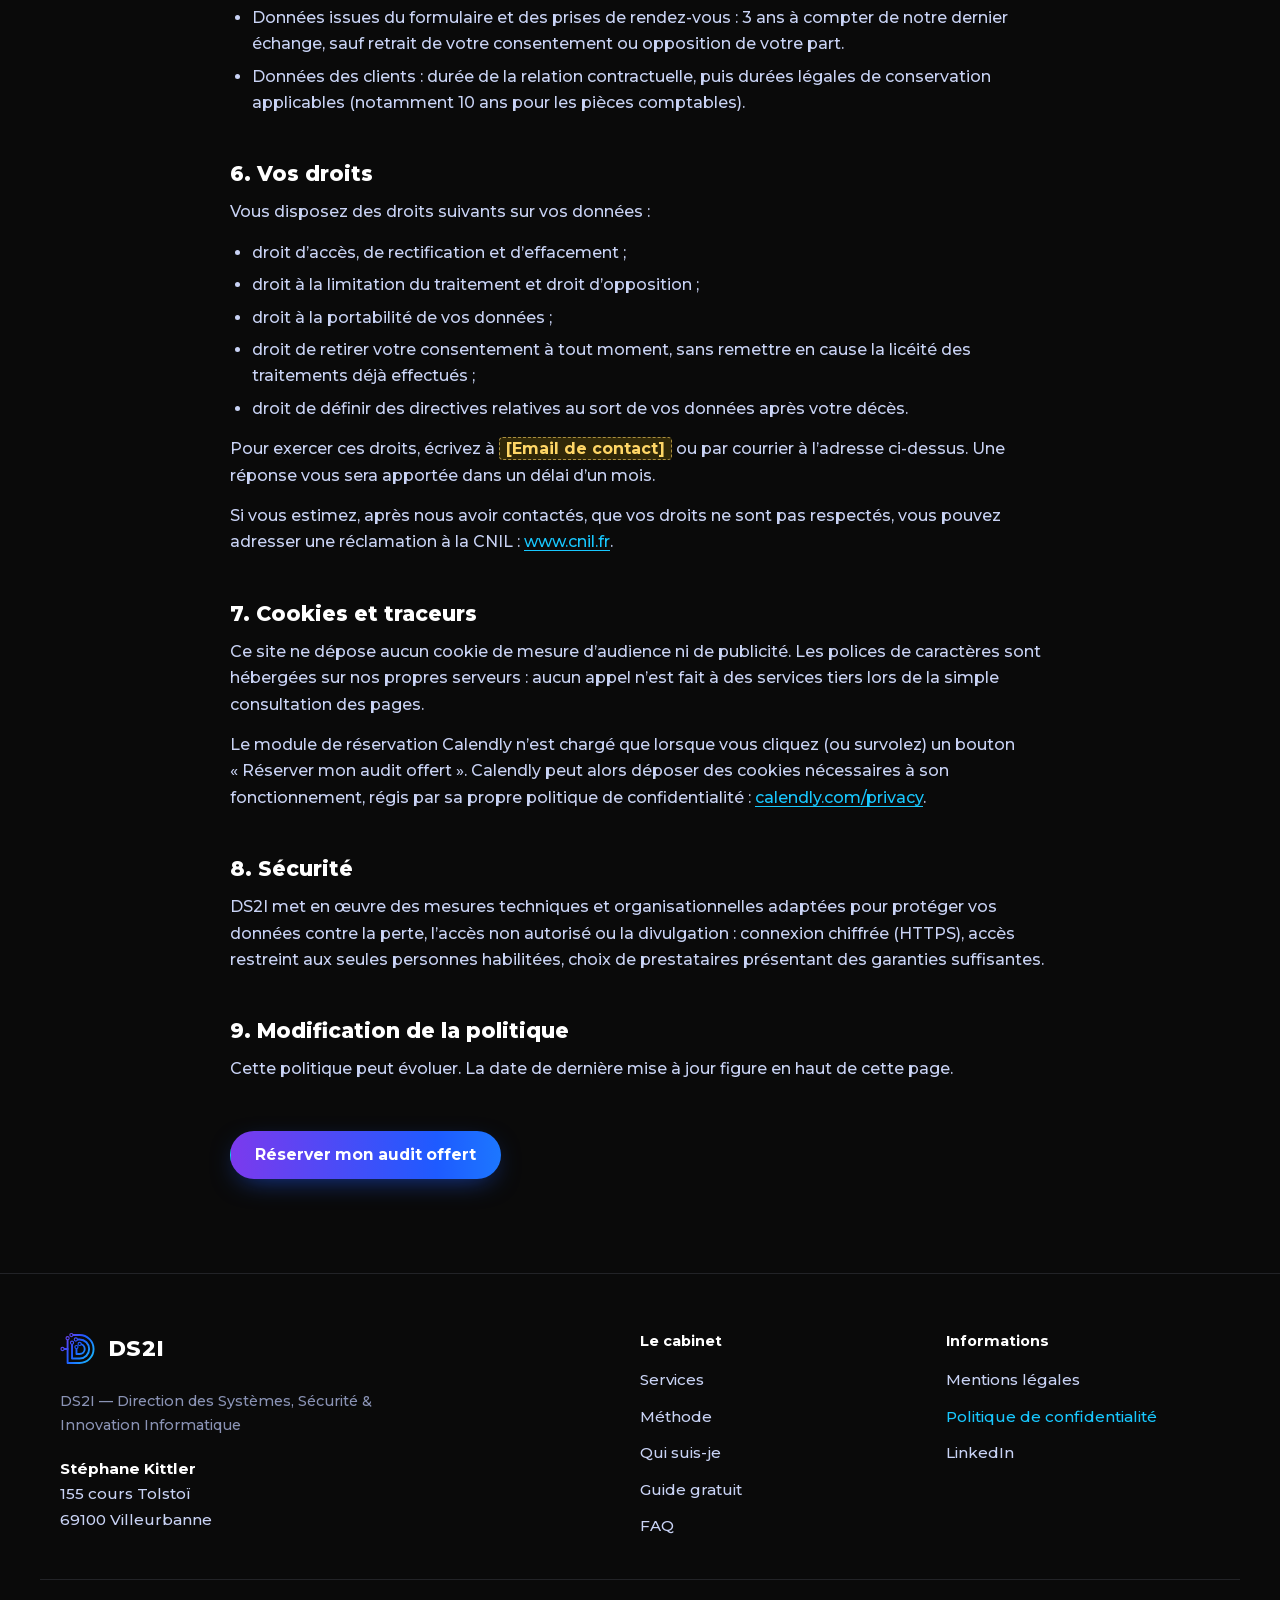
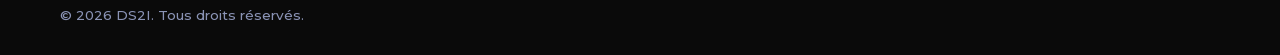
<file: politique-confidentialite.html>
<!doctype html>
<html lang="fr">
<head>
  <meta charset="utf-8">
  <meta name="viewport" content="width=device-width, initial-scale=1">

  <!-- SEO — ⚠️ À COMPLÉTER : remplacer « https://www.VOTRE-DOMAINE.fr » par le domaine définitif -->
  <title>Politique de confidentialité | DS2I — Stéphane Kittler</title>
  <meta name="description" content="Politique de confidentialité du site DS2I : données collectées, finalités, durées de conservation, vos droits RGPD et cookies.">
  <link rel="canonical" href="https://www.VOTRE-DOMAINE.fr/politique-confidentialite">
  <meta name="robots" content="index, follow">
  <meta name="author" content="Stéphane Kittler">
  <meta name="theme-color" content="#0A0A0A">

  <!-- Open Graph -->
  <meta property="og:type" content="website">
  <meta property="og:locale" content="fr_FR">
  <meta property="og:site_name" content="DS2I">
  <meta property="og:title" content="Politique de confidentialité | DS2I — Stéphane Kittler">
  <meta property="og:description" content="Politique de confidentialité du site DS2I : données collectées, finalités, durées de conservation, vos droits RGPD et cookies.">
  <meta property="og:url" content="https://www.VOTRE-DOMAINE.fr/politique-confidentialite">
  <meta property="og:image" content="https://www.VOTRE-DOMAINE.fr/assets/og-image.png">
  <meta property="og:image:width" content="1200">
  <meta property="og:image:height" content="630">
  <meta property="og:image:alt" content="DS2I — DSI et RSSI à temps partagé pour PME et ETI">

  <!-- Twitter Card -->
  <meta name="twitter:card" content="summary_large_image">
  <meta name="twitter:title" content="Politique de confidentialité | DS2I — Stéphane Kittler">
  <meta name="twitter:description" content="Politique de confidentialité du site DS2I : données collectées, finalités, durées de conservation, vos droits RGPD et cookies.">
  <meta name="twitter:image" content="https://www.VOTRE-DOMAINE.fr/assets/og-image.png">

  <!-- Icônes -->
  <link rel="icon" href="/assets/favicon.svg" type="image/svg+xml">
  <link rel="icon" href="/assets/favicon-32.png" sizes="32x32" type="image/png">
  <link rel="apple-touch-icon" href="/assets/apple-touch-icon.png">

  <!-- Police auto-hébergée (aucun appel à Google : plus rapide et conforme RGPD) -->
  <link rel="preload" href="/assets/fonts/montserrat-latin-var.woff2" as="font" type="font/woff2" crossorigin>
  <link rel="stylesheet" href="/css/style.css">

  <script type="application/ld+json">
{
  "@context": "https://schema.org",
  "@graph": [
    {
      "@type": "BreadcrumbList",
      "itemListElement": [
        {
          "@type": "ListItem",
          "position": 1,
          "name": "Accueil",
          "item": "https://www.VOTRE-DOMAINE.fr/"
        },
        {
          "@type": "ListItem",
          "position": 2,
          "name": "Politique de confidentialité",
          "item": "https://www.VOTRE-DOMAINE.fr/politique-confidentialite"
        }
      ]
    }
  ]
}
  </script>

  <!-- Active les animations uniquement si JavaScript est disponible -->
  <script>document.documentElement.classList.add('js');</script>
</head>

<body>
  <!-- Sprite SVG : dégradés de la charte + motif du logo, réutilisés dans la page.
       (Masqué visuellement mais pas en display:none, sinon les dégradés disparaissent.) -->
  <svg class="svg-sprite" aria-hidden="true" focusable="false">
    <defs>
      <linearGradient id="grad-icon" gradientUnits="userSpaceOnUse" x1="2" y1="4" x2="22" y2="20">
        <stop offset="0" stop-color="#7B3AED"/><stop offset=".45" stop-color="#1E5BFF"/><stop offset="1" stop-color="#18C8FF"/>
      </linearGradient>
      <linearGradient id="grad-mark" gradientUnits="userSpaceOnUse" x1="4" y1="20" x2="112" y2="100">
        <stop offset="0" stop-color="#7B3AED"/><stop offset=".45" stop-color="#1E5BFF"/><stop offset="1" stop-color="#18C8FF"/>
      </linearGradient>
    </defs>
    <!-- Le « D » en pistes de circuit imprimé -->
    <symbol id="ds2i-mark" viewBox="0 0 120 120">
      <g fill="none" stroke="url(#grad-mark)" stroke-width="6" stroke-linecap="round" stroke-linejoin="round">
        <path d="M24 30V104H62A44 44 0 0 0 62 16H40"/>
        <path d="M38 44V90H62A30 30 0 0 0 62 30H54"/>
        <path d="M52 58V76H62A16 16 0 0 0 62 44"/>
        <path d="M8 60H24"/>
      </g>
      <g fill="#0A0A0A" stroke="url(#grad-mark)" stroke-width="3.5">
        <circle cx="24" cy="26" r="5"/><circle cx="36" cy="16" r="5"/><circle cx="38" cy="40" r="5"/>
        <circle cx="50" cy="30" r="5"/><circle cx="52" cy="54" r="5"/><circle cx="62" cy="44" r="5"/>
        <circle cx="8" cy="60" r="5"/>
      </g>
    </symbol>
  </svg>

  <a class="skip-link" href="#contenu">Aller au contenu</a>

  <!-- ============================================================
       EN-TÊTE FIXE (identique sur toutes les pages)
       ============================================================ -->
  <header class="site-header" id="haut">
    <div class="container site-header__inner">
      <!-- Logo : pour utiliser le fichier original, remplacer ce bloc par
           <img src="/assets/logo-ds2i.png" alt="DS2I" height="44"> -->
      <a class="brand" href="/" aria-label="DS2I, accueil">
        <svg class="brand__mark" aria-hidden="true"><use href="#ds2i-mark"/></svg>
        <span class="brand__name">DS2I</span>
      </a>

      <button class="nav-toggle" type="button" aria-expanded="false" aria-controls="menu-principal">
        <span class="nav-toggle__bar" aria-hidden="true"></span>
        <span class="visually-hidden">Ouvrir le menu</span>
      </button>

      <nav class="main-nav" id="menu-principal" aria-label="Navigation principale">
        <ul class="main-nav__list">
          <li><a href="/services">Services</a></li>
          <li><a href="/methode">Méthode</a></li>
          <li><a href="/qui-suis-je">Qui suis-je</a></li>
          <li><a href="/guide">Guide gratuit</a></li>
          <li><a href="/faq">FAQ</a></li>
        </ul>
        <a class="btn btn--primary js-calendly btn--sm" href="https://calendly.com/s-kittler/30min" target="_blank" rel="noopener">Réserver mon audit offert</a>
      </nav>
    </div>
  </header>

  <main id="contenu" class="legal">
    <div class="container container--narrow">
      <h1>Politique de confidentialité</h1>
      <p class="legal__updated">Dernière mise à jour&nbsp;: <span class="todo">[Date de mise en ligne]</span></p>

      <p>DS2I attache une grande importance à la protection de vos données personnelles. Cette politique explique quelles données sont collectées sur ce site, pourquoi, combien de temps elles sont conservées et comment exercer vos droits, conformément au Règlement général sur la protection des données (RGPD, règlement UE 2016/679) et à la loi n°&nbsp;78-17 du 6&nbsp;janvier 1978 modifiée, dite «&nbsp;Informatique et Libertés&nbsp;».</p>

      <h2>1. Responsable du traitement</h2>
      <ul>
        <li>DS2I — Stéphane Kittler</li>
        <li>155&nbsp;cours Tolstoï, 69100&nbsp;Villeurbanne, France</li>
        <li>SIRET&nbsp;: <span class="todo">[SIRET]</span></li>
        <li>Contact pour toute question relative à vos données&nbsp;: <span class="todo">[Email de contact]</span></li>
      </ul>

      <h2>2. Données collectées et finalités</h2>

      <h3>Formulaire «&nbsp;Guide gratuit&nbsp;»</h3>
      <ul>
        <li>Données&nbsp;: prénom, email professionnel, nom de l’entreprise.</li>
        <li>Finalités&nbsp;: vous envoyer le guide «&nbsp;Votre entreprise tiendrait-elle une cyberattaque&nbsp;?&nbsp;», puis vous recontacter au sujet des services de DS2I.</li>
        <li>Base légale&nbsp;: votre consentement, exprimé en cochant la case prévue à cet effet (article&nbsp;6.1.a du RGPD). Vous pouvez le retirer à tout moment.</li>
      </ul>

      <h3>Prise de rendez-vous (audit offert)</h3>
      <ul>
        <li>La réservation de l’audit offert s’effectue via le service Calendly. Les données que vous y saisissez (nom, email, informations sur votre demande) sont collectées par Calendly pour le compte de DS2I.</li>
        <li>Finalités&nbsp;: organiser et réaliser l’audit, échanger avec vous dans le cadre d’une relation professionnelle.</li>
        <li>Base légale&nbsp;: mesures précontractuelles prises à votre demande (article&nbsp;6.1.b du RGPD).</li>
      </ul>

      <h2>3. Destinataires</h2>
      <p>Vos données sont destinées exclusivement à DS2I. Elles ne sont jamais vendues ni cédées. Elles peuvent être traitées par les sous-traitants techniques suivants, uniquement pour les besoins décrits ci-dessus&nbsp;:</p>
      <ul>
        <li>Hébergement du site&nbsp;: <span class="todo">[Hébergeur]</span></li>
        <li>Réception des données du formulaire&nbsp;: <span class="todo">[Outil de formulaire — ex. Formspree ou Make]</span></li>
        <li>Prise de rendez-vous&nbsp;: Calendly LLC (États-Unis).</li>
      </ul>

      <h2>4. Transferts hors de l’Union européenne</h2>
      <p>Certains prestataires, comme Calendly, peuvent traiter des données aux États-Unis. Ces transferts sont encadrés par des garanties appropriées au sens du RGPD (adhésion au Data Privacy Framework UE–États-Unis et/ou clauses contractuelles types de la Commission européenne).</p>

      <h2>5. Durée de conservation</h2>
      <ul>
        <li>Données issues du formulaire et des prises de rendez-vous&nbsp;: 3&nbsp;ans à compter de notre dernier échange, sauf retrait de votre consentement ou opposition de votre part.</li>
        <li>Données des clients&nbsp;: durée de la relation contractuelle, puis durées légales de conservation applicables (notamment 10&nbsp;ans pour les pièces comptables).</li>
      </ul>

      <h2>6. Vos droits</h2>
      <p>Vous disposez des droits suivants sur vos données&nbsp;:</p>
      <ul>
        <li>droit d’accès, de rectification et d’effacement&nbsp;;</li>
        <li>droit à la limitation du traitement et droit d’opposition&nbsp;;</li>
        <li>droit à la portabilité de vos données&nbsp;;</li>
        <li>droit de retirer votre consentement à tout moment, sans remettre en cause la licéité des traitements déjà effectués&nbsp;;</li>
        <li>droit de définir des directives relatives au sort de vos données après votre décès.</li>
      </ul>
      <p>Pour exercer ces droits, écrivez à <span class="todo">[Email de contact]</span> ou par courrier à l’adresse ci-dessus. Une réponse vous sera apportée dans un délai d’un mois.</p>
      <p>Si vous estimez, après nous avoir contactés, que vos droits ne sont pas respectés, vous pouvez adresser une réclamation à la CNIL&nbsp;: <a href="https://www.cnil.fr" target="_blank" rel="noopener">www.cnil.fr</a>.</p>

      <h2>7. Cookies et traceurs</h2>
      <p>Ce site ne dépose aucun cookie de mesure d’audience ni de publicité. Les polices de caractères sont hébergées sur nos propres serveurs&nbsp;: aucun appel n’est fait à des services tiers lors de la simple consultation des pages.</p>
      <p>Le module de réservation Calendly n’est chargé que lorsque vous cliquez (ou survolez) un bouton «&nbsp;Réserver mon audit offert&nbsp;». Calendly peut alors déposer des cookies nécessaires à son fonctionnement, régis par sa propre politique de confidentialité&nbsp;: <a href="https://calendly.com/privacy" target="_blank" rel="noopener">calendly.com/privacy</a>.</p>

      <h2>8. Sécurité</h2>
      <p>DS2I met en œuvre des mesures techniques et organisationnelles adaptées pour protéger vos données contre la perte, l’accès non autorisé ou la divulgation&nbsp;: connexion chiffrée (HTTPS), accès restreint aux seules personnes habilitées, choix de prestataires présentant des garanties suffisantes.</p>

      <h2>9. Modification de la politique</h2>
      <p>Cette politique peut évoluer. La date de dernière mise à jour figure en haut de cette page.</p>

      <p class="back"><a class="btn btn--primary js-calendly" href="https://calendly.com/s-kittler/30min" target="_blank" rel="noopener">Réserver mon audit offert</a></p>
    </div>
  </main>

  <!-- ============================================================
       PIED DE PAGE
       ============================================================ -->
  <footer class="site-footer">
    <div class="container site-footer__inner">
      <div class="site-footer__brand">
        <a class="brand" href="/" aria-label="DS2I, accueil">
          <svg class="brand__mark" aria-hidden="true"><use href="#ds2i-mark"/></svg>
          <span class="brand__name">DS2I</span>
        </a>
        <p class="site-footer__tagline">DS2I — Direction des Systèmes, Sécurité &amp; Innovation Informatique</p>
        <address class="site-footer__address">
          <strong>Stéphane Kittler</strong><br>
          155&nbsp;cours Tolstoï<br>
          69100&nbsp;Villeurbanne
        </address>
      </div>
      <nav class="site-footer__links" aria-label="Plan du site">
        <p class="site-footer__heading">Le cabinet</p>
        <ul>
          <li><a href="/services">Services</a></li>
          <li><a href="/methode">Méthode</a></li>
          <li><a href="/qui-suis-je">Qui suis-je</a></li>
          <li><a href="/guide">Guide gratuit</a></li>
          <li><a href="/faq">FAQ</a></li>
        </ul>
      </nav>
      <nav class="site-footer__links" aria-label="Informations légales">
        <p class="site-footer__heading">Informations</p>
        <ul>
          <li><a href="/mentions-legales">Mentions légales</a></li>
          <li><a href="/politique-confidentialite" aria-current="page">Politique de confidentialité</a></li>
          <!-- À COMPLÉTER : URL du profil LinkedIn de Stéphane Kittler -->
          <li><a href="#" target="_blank" rel="noopener">LinkedIn</a></li>
        </ul>
      </nav>
    </div>
    <div class="container site-footer__bottom">
      <p>© <span class="js-year">2026</span> DS2I. Tous droits réservés.</p>
    </div>
  </footer>

  <!-- Bouton d'audit collant sur mobile (apparaît après l'en-tête de page) -->
  <div class="sticky-cta" aria-hidden="true">
    <a class="btn btn--primary btn--block js-calendly" href="https://calendly.com/s-kittler/30min" target="_blank" rel="noopener" tabindex="-1">Réserver mon audit offert</a>
  </div>

  <script src="/js/main.js" defer></script>
</body>
</html>
</file>
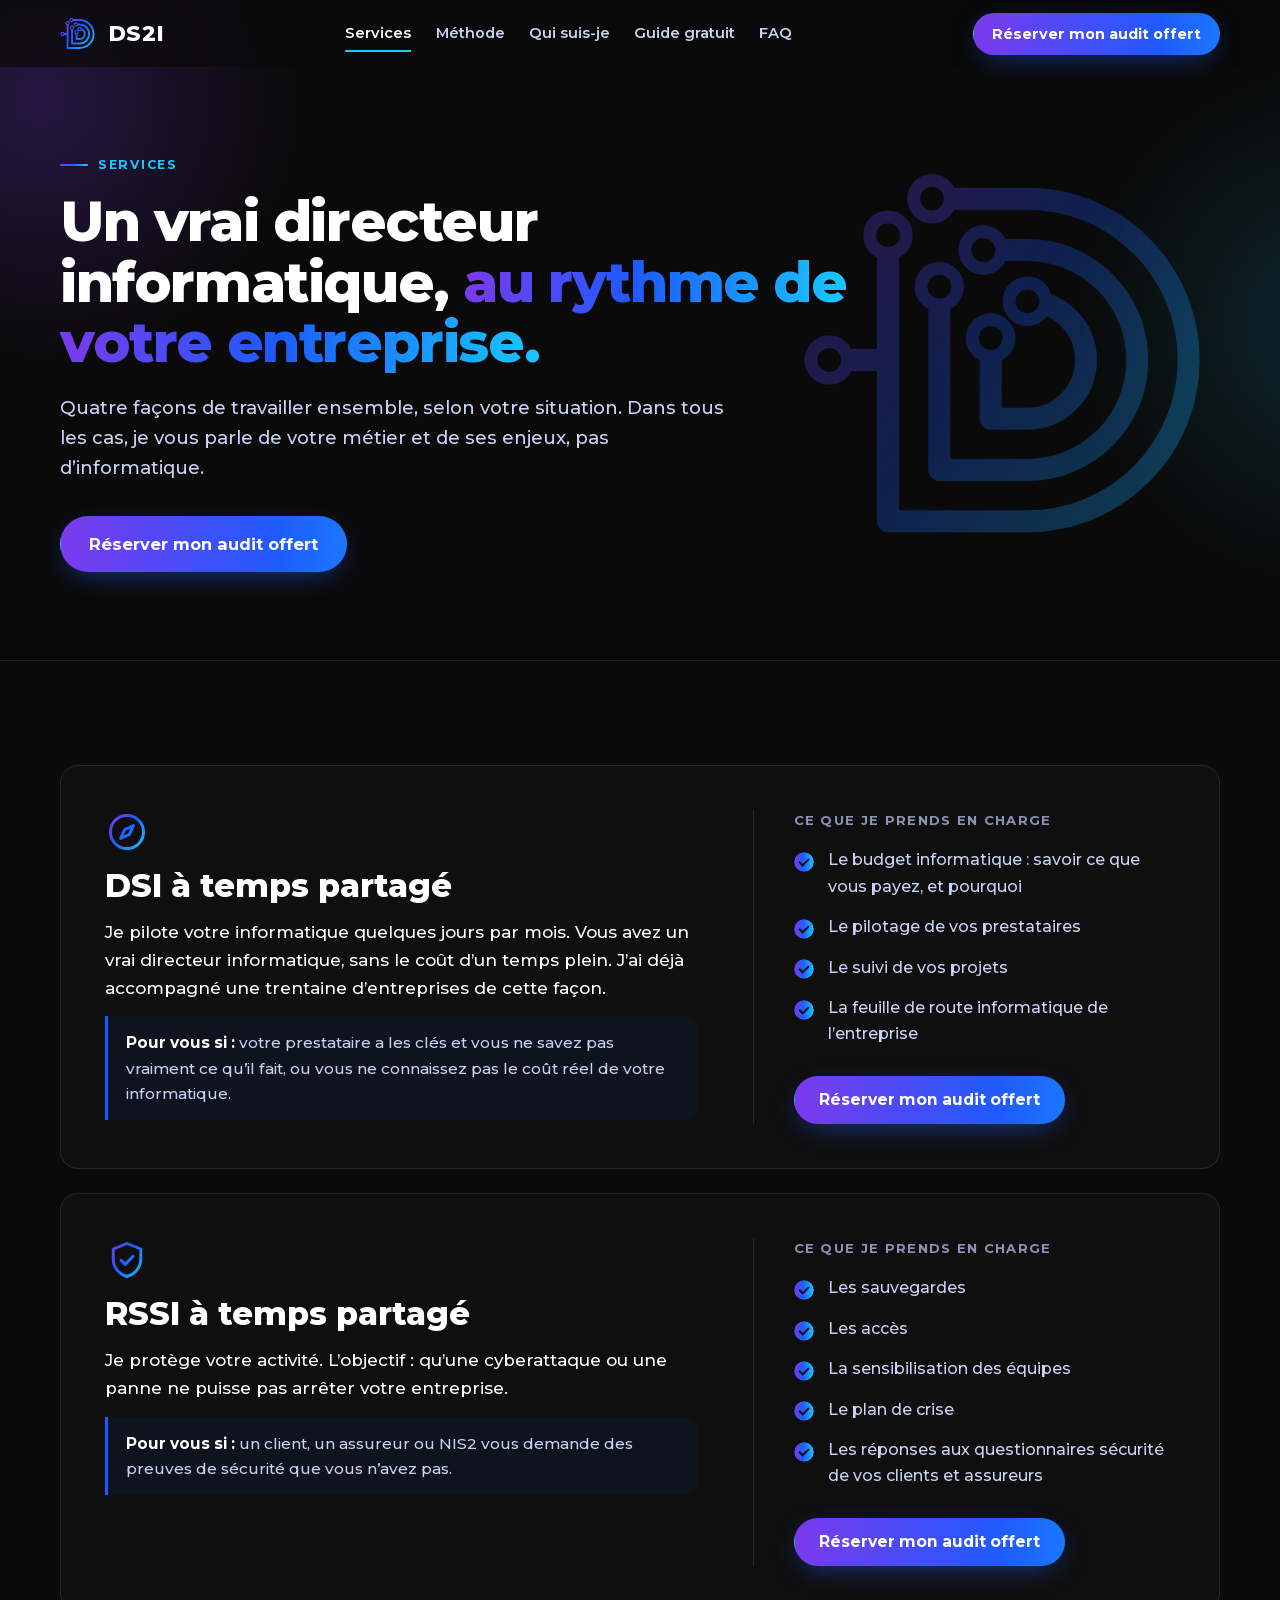
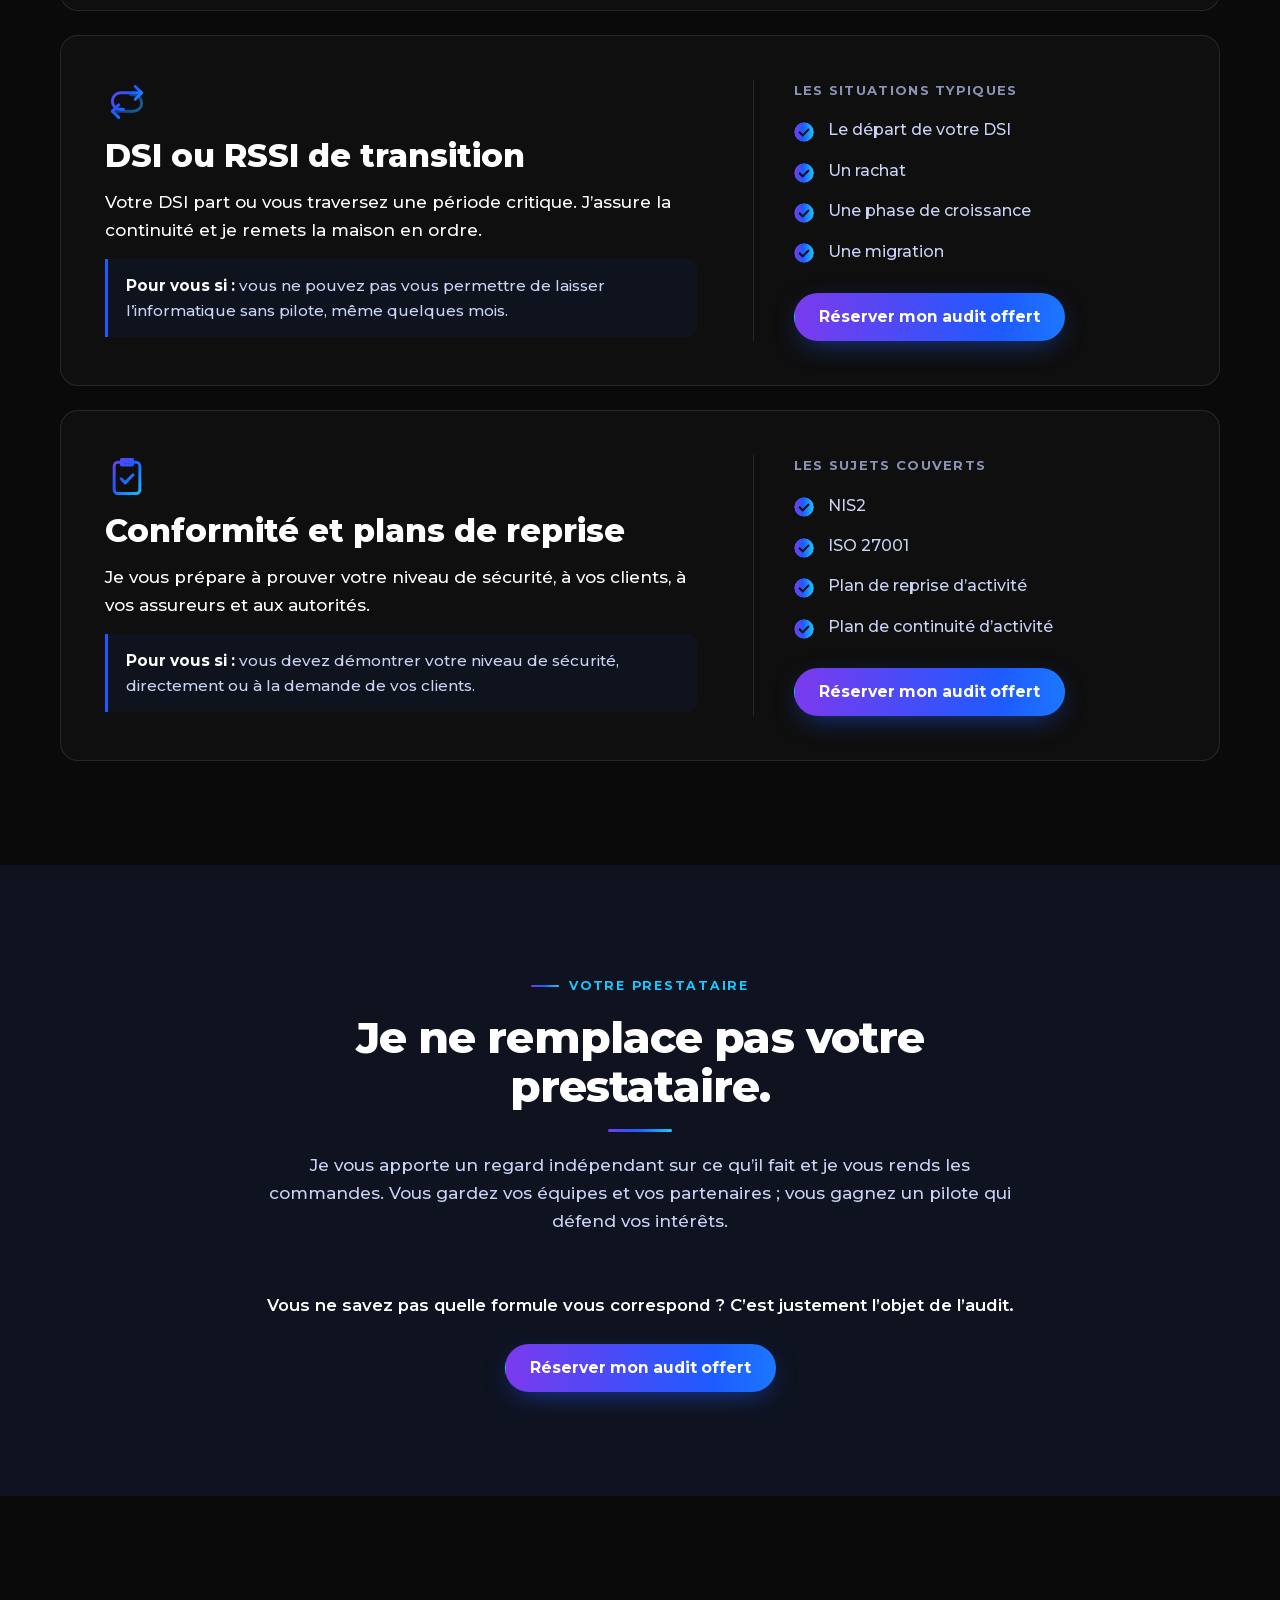
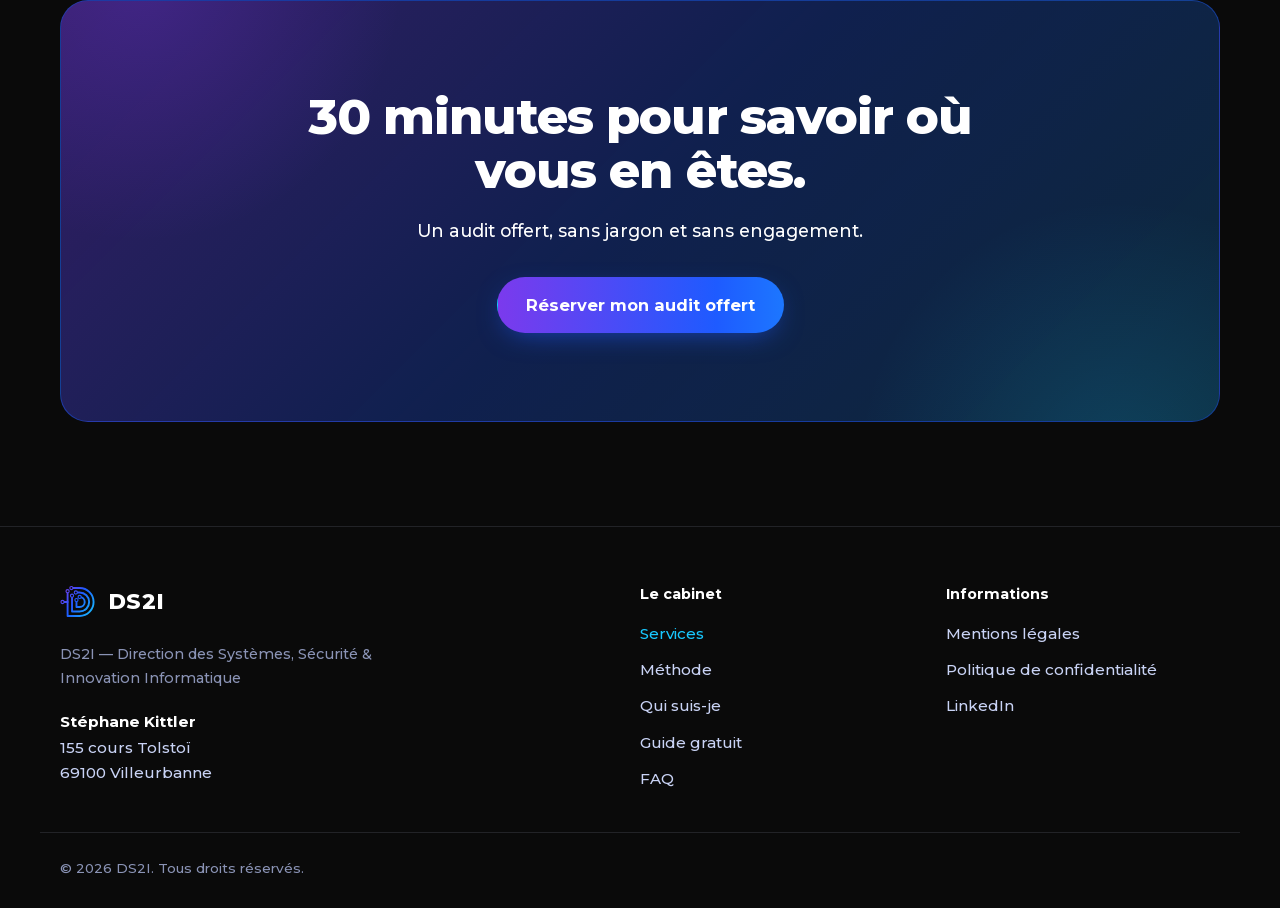
<file: services.html>
<!doctype html>
<html lang="fr">
<head>
  <meta charset="utf-8">
  <meta name="viewport" content="width=device-width, initial-scale=1">

  <!-- SEO — ⚠️ À COMPLÉTER : remplacer « https://www.VOTRE-DOMAINE.fr » par le domaine définitif -->
  <title>Services : DSI et RSSI à temps partagé, de transition, conformité NIS2 | DS2I</title>
  <meta name="description" content="DSI à temps partagé, RSSI à temps partagé, DSI ou RSSI de transition, conformité NIS2 et ISO 27001, plans de reprise. Un vrai directeur informatique pour votre PME, sans le coût d’un temps plein.">
  <link rel="canonical" href="https://www.VOTRE-DOMAINE.fr/services">
  <meta name="robots" content="index, follow">
  <meta name="author" content="Stéphane Kittler">
  <meta name="theme-color" content="#0A0A0A">

  <!-- Open Graph -->
  <meta property="og:type" content="website">
  <meta property="og:locale" content="fr_FR">
  <meta property="og:site_name" content="DS2I">
  <meta property="og:title" content="Services : DSI et RSSI à temps partagé, de transition, conformité NIS2 | DS2I">
  <meta property="og:description" content="DSI à temps partagé, RSSI à temps partagé, DSI ou RSSI de transition, conformité NIS2 et ISO 27001, plans de reprise. Un vrai directeur informatique pour votre PME, sans le coût d’un temps plein.">
  <meta property="og:url" content="https://www.VOTRE-DOMAINE.fr/services">
  <meta property="og:image" content="https://www.VOTRE-DOMAINE.fr/assets/og-image.png">
  <meta property="og:image:width" content="1200">
  <meta property="og:image:height" content="630">
  <meta property="og:image:alt" content="DS2I — DSI et RSSI à temps partagé pour PME et ETI">

  <!-- Twitter Card -->
  <meta name="twitter:card" content="summary_large_image">
  <meta name="twitter:title" content="Services : DSI et RSSI à temps partagé, de transition, conformité NIS2 | DS2I">
  <meta name="twitter:description" content="DSI à temps partagé, RSSI à temps partagé, DSI ou RSSI de transition, conformité NIS2 et ISO 27001, plans de reprise. Un vrai directeur informatique pour votre PME, sans le coût d’un temps plein.">
  <meta name="twitter:image" content="https://www.VOTRE-DOMAINE.fr/assets/og-image.png">

  <!-- Icônes -->
  <link rel="icon" href="/assets/favicon.svg" type="image/svg+xml">
  <link rel="icon" href="/assets/favicon-32.png" sizes="32x32" type="image/png">
  <link rel="apple-touch-icon" href="/assets/apple-touch-icon.png">

  <!-- Police auto-hébergée (aucun appel à Google : plus rapide et conforme RGPD) -->
  <link rel="preload" href="/assets/fonts/montserrat-latin-var.woff2" as="font" type="font/woff2" crossorigin>
  <link rel="stylesheet" href="/css/style.css">

  <script type="application/ld+json">
{
  "@context": "https://schema.org",
  "@graph": [
    {
      "@type": "ProfessionalService",
      "@id": "https://www.VOTRE-DOMAINE.fr/#ds2i",
      "name": "DS2I",
      "alternateName": "DS2I — Direction des Systèmes, Sécurité & Innovation Informatique",
      "description": "DSI et RSSI à temps partagé et de transition pour les PME et ETI : pilotage informatique, cybersécurité, conformité NIS2 et ISO 27001, plans de reprise et de continuité d'activité.",
      "url": "https://www.VOTRE-DOMAINE.fr/",
      "logo": "https://www.VOTRE-DOMAINE.fr/assets/logo-ds2i.png",
      "image": "https://www.VOTRE-DOMAINE.fr/assets/og-image.png",
      "address": {
        "@type": "PostalAddress",
        "streetAddress": "155 cours Tolstoï",
        "postalCode": "69100",
        "addressLocality": "Villeurbanne",
        "addressCountry": "FR"
      },
      "areaServed": {
        "@type": "Country",
        "name": "France"
      },
      "founder": {
        "@id": "https://www.VOTRE-DOMAINE.fr/#stephane-kittler"
      },
      "knowsAbout": [
        "DSI à temps partagé",
        "RSSI à temps partagé",
        "DSI de transition",
        "Cybersécurité",
        "NIS2",
        "ISO 27001",
        "Plan de reprise d'activité",
        "Plan de continuité d'activité"
      ],
      "makesOffer": [
        {
          "@type": "Offer",
          "itemOffered": {
            "@type": "Service",
            "name": "DSI à temps partagé",
            "url": "https://www.VOTRE-DOMAINE.fr/services#dsi-temps-partage"
          }
        },
        {
          "@type": "Offer",
          "itemOffered": {
            "@type": "Service",
            "name": "RSSI à temps partagé",
            "url": "https://www.VOTRE-DOMAINE.fr/services#rssi-temps-partage"
          }
        },
        {
          "@type": "Offer",
          "itemOffered": {
            "@type": "Service",
            "name": "DSI ou RSSI de transition",
            "url": "https://www.VOTRE-DOMAINE.fr/services#transition"
          }
        },
        {
          "@type": "Offer",
          "itemOffered": {
            "@type": "Service",
            "name": "Conformité NIS2, ISO 27001 et plans de reprise",
            "url": "https://www.VOTRE-DOMAINE.fr/services#conformite"
          }
        }
      ]
    },
    {
      "@type": "BreadcrumbList",
      "itemListElement": [
        {
          "@type": "ListItem",
          "position": 1,
          "name": "Accueil",
          "item": "https://www.VOTRE-DOMAINE.fr/"
        },
        {
          "@type": "ListItem",
          "position": 2,
          "name": "Services",
          "item": "https://www.VOTRE-DOMAINE.fr/services"
        }
      ]
    }
  ]
}
  </script>

  <!-- Active les animations uniquement si JavaScript est disponible -->
  <script>document.documentElement.classList.add('js');</script>
</head>

<body>
  <!-- Sprite SVG : dégradés de la charte + motif du logo, réutilisés dans la page.
       (Masqué visuellement mais pas en display:none, sinon les dégradés disparaissent.) -->
  <svg class="svg-sprite" aria-hidden="true" focusable="false">
    <defs>
      <linearGradient id="grad-icon" gradientUnits="userSpaceOnUse" x1="2" y1="4" x2="22" y2="20">
        <stop offset="0" stop-color="#7B3AED"/><stop offset=".45" stop-color="#1E5BFF"/><stop offset="1" stop-color="#18C8FF"/>
      </linearGradient>
      <linearGradient id="grad-mark" gradientUnits="userSpaceOnUse" x1="4" y1="20" x2="112" y2="100">
        <stop offset="0" stop-color="#7B3AED"/><stop offset=".45" stop-color="#1E5BFF"/><stop offset="1" stop-color="#18C8FF"/>
      </linearGradient>
    </defs>
    <!-- Le « D » en pistes de circuit imprimé -->
    <symbol id="ds2i-mark" viewBox="0 0 120 120">
      <g fill="none" stroke="url(#grad-mark)" stroke-width="6" stroke-linecap="round" stroke-linejoin="round">
        <path d="M24 30V104H62A44 44 0 0 0 62 16H40"/>
        <path d="M38 44V90H62A30 30 0 0 0 62 30H54"/>
        <path d="M52 58V76H62A16 16 0 0 0 62 44"/>
        <path d="M8 60H24"/>
      </g>
      <g fill="#0A0A0A" stroke="url(#grad-mark)" stroke-width="3.5">
        <circle cx="24" cy="26" r="5"/><circle cx="36" cy="16" r="5"/><circle cx="38" cy="40" r="5"/>
        <circle cx="50" cy="30" r="5"/><circle cx="52" cy="54" r="5"/><circle cx="62" cy="44" r="5"/>
        <circle cx="8" cy="60" r="5"/>
      </g>
    </symbol>
  </svg>

  <a class="skip-link" href="#contenu">Aller au contenu</a>

  <!-- ============================================================
       EN-TÊTE FIXE (identique sur toutes les pages)
       ============================================================ -->
  <header class="site-header" id="haut">
    <div class="container site-header__inner">
      <!-- Logo : pour utiliser le fichier original, remplacer ce bloc par
           <img src="/assets/logo-ds2i.png" alt="DS2I" height="44"> -->
      <a class="brand" href="/" aria-label="DS2I, accueil">
        <svg class="brand__mark" aria-hidden="true"><use href="#ds2i-mark"/></svg>
        <span class="brand__name">DS2I</span>
      </a>

      <button class="nav-toggle" type="button" aria-expanded="false" aria-controls="menu-principal">
        <span class="nav-toggle__bar" aria-hidden="true"></span>
        <span class="visually-hidden">Ouvrir le menu</span>
      </button>

      <nav class="main-nav" id="menu-principal" aria-label="Navigation principale">
        <ul class="main-nav__list">
          <li><a href="/services" aria-current="page">Services</a></li>
          <li><a href="/methode">Méthode</a></li>
          <li><a href="/qui-suis-je">Qui suis-je</a></li>
          <li><a href="/guide">Guide gratuit</a></li>
          <li><a href="/faq">FAQ</a></li>
        </ul>
        <a class="btn btn--primary js-calendly btn--sm" href="https://calendly.com/s-kittler/30min" target="_blank" rel="noopener">Réserver mon audit offert</a>
      </nav>
    </div>
  </header>

  <main id="contenu">
    <section class="page-hero" aria-labelledby="page-titre">
      <div class="halo halo--violet" aria-hidden="true"></div>
      <div class="halo halo--cyan" aria-hidden="true"></div>
      <svg class="page-hero__mark" aria-hidden="true" focusable="false"><use href="#ds2i-mark"/></svg>
      <div class="container page-hero__inner">
        <p class="eyebrow">Services</p>
        <h1 class="page-hero__title" id="page-titre">Un vrai directeur informatique, <span class="text-gradient">au rythme de votre entreprise.</span></h1>
        <p class="page-hero__lead">Quatre façons de travailler ensemble, selon votre situation. Dans tous les cas, je vous parle de votre métier et de ses enjeux, pas d’informatique.</p>
          <div class="hero__actions">
            <a class="btn btn--primary js-calendly btn--lg" href="https://calendly.com/s-kittler/30min" target="_blank" rel="noopener">Réserver mon audit offert</a>
          </div>
      </div>
    </section>

    <section class="section" aria-label="Détail des services">
      <div class="container services-list">
        <article class="card service-detail reveal" id="dsi-temps-partage" aria-labelledby="dsi-temps-partage-titre">
          <div class="service-detail__main">
            <svg class="icon icon--lg" viewBox="0 0 24 24" aria-hidden="true"><circle cx="12" cy="12" r="9"/><path d="m15.5 8.5-2.2 4.8-4.8 2.2 2.2-4.8z"/></svg>
            <h2 class="service-detail__title" id="dsi-temps-partage-titre">DSI à temps partagé</h2>
            <p class="service-detail__text">Je pilote votre informatique quelques jours par mois. Vous avez un vrai directeur informatique, sans le coût d’un temps plein. J’ai déjà accompagné une trentaine d’entreprises de cette façon.</p>
            <p class="service-detail__for"><strong>Pour vous si&nbsp;:</strong> votre prestataire a les clés et vous ne savez pas vraiment ce qu’il fait, ou vous ne connaissez pas le coût réel de votre informatique.</p>
          </div>
          <div class="service-detail__side">
            <h3 class="service-detail__subtitle">Ce que je prends en charge</h3>
            <ul class="checklist">
              <li>Le budget informatique&nbsp;: savoir ce que vous payez, et pourquoi</li>
              <li>Le pilotage de vos prestataires</li>
              <li>Le suivi de vos projets</li>
              <li>La feuille de route informatique de l’entreprise</li>
            </ul>
            <a class="btn btn--primary js-calendly" href="https://calendly.com/s-kittler/30min" target="_blank" rel="noopener">Réserver mon audit offert</a>
          </div>
        </article>

        <article class="card service-detail reveal" id="rssi-temps-partage" aria-labelledby="rssi-temps-partage-titre">
          <div class="service-detail__main">
            <svg class="icon icon--lg" viewBox="0 0 24 24" aria-hidden="true"><path d="M12 3 4.5 6v5.5c0 4.6 3.2 8.4 7.5 9.5 4.3-1.1 7.5-4.9 7.5-9.5V6z"/><path d="m8.8 12.2 2.2 2.2 4.3-4.4"/></svg>
            <h2 class="service-detail__title" id="rssi-temps-partage-titre">RSSI à temps partagé</h2>
            <p class="service-detail__text">Je protège votre activité. L’objectif&nbsp;: qu’une cyberattaque ou une panne ne puisse pas arrêter votre entreprise.</p>
            <p class="service-detail__for"><strong>Pour vous si&nbsp;:</strong> un client, un assureur ou NIS2 vous demande des preuves de sécurité que vous n’avez pas.</p>
          </div>
          <div class="service-detail__side">
            <h3 class="service-detail__subtitle">Ce que je prends en charge</h3>
            <ul class="checklist">
              <li>Les sauvegardes</li>
              <li>Les accès</li>
              <li>La sensibilisation des équipes</li>
              <li>Le plan de crise</li>
              <li>Les réponses aux questionnaires sécurité de vos clients et assureurs</li>
            </ul>
            <a class="btn btn--primary js-calendly" href="https://calendly.com/s-kittler/30min" target="_blank" rel="noopener">Réserver mon audit offert</a>
          </div>
        </article>

        <article class="card service-detail reveal" id="transition" aria-labelledby="transition-titre">
          <div class="service-detail__main">
            <svg class="icon icon--lg" viewBox="0 0 24 24" aria-hidden="true"><path d="M20 7H8.5a4.5 4.5 0 0 0 0 9H10"/><path d="m16.5 3.5 3.5 3.5-3.5 3.5"/><path d="M4 17h11.5a4.5 4.5 0 0 0 0-9H14" opacity=".55"/><path d="m7.5 20.5-3.5-3.5 3.5-3.5"/></svg>
            <h2 class="service-detail__title" id="transition-titre">DSI ou RSSI de transition</h2>
            <p class="service-detail__text">Votre DSI part ou vous traversez une période critique. J’assure la continuité et je remets la maison en ordre.</p>
            <p class="service-detail__for"><strong>Pour vous si&nbsp;:</strong> vous ne pouvez pas vous permettre de laisser l’informatique sans pilote, même quelques mois.</p>
          </div>
          <div class="service-detail__side">
            <h3 class="service-detail__subtitle">Les situations typiques</h3>
            <ul class="checklist">
              <li>Le départ de votre DSI</li>
              <li>Un rachat</li>
              <li>Une phase de croissance</li>
              <li>Une migration</li>
            </ul>
            <a class="btn btn--primary js-calendly" href="https://calendly.com/s-kittler/30min" target="_blank" rel="noopener">Réserver mon audit offert</a>
          </div>
        </article>

        <article class="card service-detail reveal" id="conformite" aria-labelledby="conformite-titre">
          <div class="service-detail__main">
            <svg class="icon icon--lg" viewBox="0 0 24 24" aria-hidden="true"><rect x="5" y="4" width="14" height="17" rx="2"/><path d="M9 2.5h6v3H9z"/><path d="m8.8 13 2.2 2.2 4.3-4.4"/></svg>
            <h2 class="service-detail__title" id="conformite-titre">Conformité et plans de reprise</h2>
            <p class="service-detail__text">Je vous prépare à prouver votre niveau de sécurité, à vos clients, à vos assureurs et aux autorités.</p>
            <p class="service-detail__for"><strong>Pour vous si&nbsp;:</strong> vous devez démontrer votre niveau de sécurité, directement ou à la demande de vos clients.</p>
          </div>
          <div class="service-detail__side">
            <h3 class="service-detail__subtitle">Les sujets couverts</h3>
            <ul class="checklist">
              <li>NIS2</li>
              <li>ISO&nbsp;27001</li>
              <li>Plan de reprise d’activité</li>
              <li>Plan de continuité d’activité</li>
            </ul>
            <a class="btn btn--primary js-calendly" href="https://calendly.com/s-kittler/30min" target="_blank" rel="noopener">Réserver mon audit offert</a>
          </div>
        </article>
      </div>
    </section>

    <section class="section section--alt" aria-labelledby="presta-titre">
      <div class="container container--narrow">
        <div class="section__head section__head--center reveal">
          <p class="eyebrow">Votre prestataire</p>
          <h2 class="section__title" id="presta-titre">Je ne remplace pas votre prestataire.</h2>
          <p class="section__intro">Je vous apporte un regard indépendant sur ce qu’il fait et je vous rends les commandes. Vous gardez vos équipes et vos partenaires&nbsp;; vous gagnez un pilote qui défend vos intérêts.</p>
        </div>
        <div class="section__cta section__cta--center reveal">
          <p>Vous ne savez pas quelle formule vous correspond&nbsp;? C’est justement l’objet de l’audit.</p>
          <a class="btn btn--primary js-calendly" href="https://calendly.com/s-kittler/30min" target="_blank" rel="noopener">Réserver mon audit offert</a>
        </div>
      </div>
    </section>

    <!-- ============================================================
         APPEL À L'ACTION FINAL
         ============================================================ -->
    <section class="section final-cta" id="audit" aria-labelledby="cta-titre">
      <div class="container">
        <div class="final-cta__box reveal">
          <div class="halo halo--violet" aria-hidden="true"></div>
          <div class="halo halo--cyan" aria-hidden="true"></div>
          <h2 class="final-cta__title" id="cta-titre">30&nbsp;minutes pour savoir où vous en êtes.</h2>
          <p class="final-cta__text">Un audit offert, sans jargon et sans engagement.</p>
          <a class="btn btn--primary js-calendly btn--lg" href="https://calendly.com/s-kittler/30min" target="_blank" rel="noopener">Réserver mon audit offert</a>
        </div>
      </div>
    </section>
  </main>

  <!-- ============================================================
       PIED DE PAGE
       ============================================================ -->
  <footer class="site-footer">
    <div class="container site-footer__inner">
      <div class="site-footer__brand">
        <a class="brand" href="/" aria-label="DS2I, accueil">
          <svg class="brand__mark" aria-hidden="true"><use href="#ds2i-mark"/></svg>
          <span class="brand__name">DS2I</span>
        </a>
        <p class="site-footer__tagline">DS2I — Direction des Systèmes, Sécurité &amp; Innovation Informatique</p>
        <address class="site-footer__address">
          <strong>Stéphane Kittler</strong><br>
          155&nbsp;cours Tolstoï<br>
          69100&nbsp;Villeurbanne
        </address>
      </div>
      <nav class="site-footer__links" aria-label="Plan du site">
        <p class="site-footer__heading">Le cabinet</p>
        <ul>
          <li><a href="/services" aria-current="page">Services</a></li>
          <li><a href="/methode">Méthode</a></li>
          <li><a href="/qui-suis-je">Qui suis-je</a></li>
          <li><a href="/guide">Guide gratuit</a></li>
          <li><a href="/faq">FAQ</a></li>
        </ul>
      </nav>
      <nav class="site-footer__links" aria-label="Informations légales">
        <p class="site-footer__heading">Informations</p>
        <ul>
          <li><a href="/mentions-legales">Mentions légales</a></li>
          <li><a href="/politique-confidentialite">Politique de confidentialité</a></li>
          <!-- À COMPLÉTER : URL du profil LinkedIn de Stéphane Kittler -->
          <li><a href="#" target="_blank" rel="noopener">LinkedIn</a></li>
        </ul>
      </nav>
    </div>
    <div class="container site-footer__bottom">
      <p>© <span class="js-year">2026</span> DS2I. Tous droits réservés.</p>
    </div>
  </footer>

  <!-- Bouton d'audit collant sur mobile (apparaît après l'en-tête de page) -->
  <div class="sticky-cta" aria-hidden="true">
    <a class="btn btn--primary btn--block js-calendly" href="https://calendly.com/s-kittler/30min" target="_blank" rel="noopener" tabindex="-1">Réserver mon audit offert</a>
  </div>

  <script src="/js/main.js" defer></script>
</body>
</html>
</file>
<file: css/style.css>
/* ==========================================================================
   DS2I — Feuille de style principale
   Mobile d'abord : les styles de base visent le mobile, les media queries
   (min-width) enrichissent la mise en page pour tablette et ordinateur.
   ========================================================================== */

/* ---------- Police auto-hébergée ---------- */
@font-face {
  font-family: "Montserrat";
  font-style: normal;
  font-weight: 500 800;
  font-display: swap;
  src: url("../assets/fonts/montserrat-latin-var.woff2") format("woff2");
  unicode-range: U+0000-00FF, U+0131, U+0152-0153, U+02BB-02BC, U+02C6, U+02DA, U+02DC, U+0304, U+0308, U+0329, U+2000-206F, U+20AC, U+2122, U+2191, U+2193, U+2212, U+2215, U+FEFF, U+FFFD;
}

/* ---------- Variables de la charte ---------- */
:root {
  --c-bg: #0A0A0A;            /* fond principal */
  --c-bg-alt: #0F1320;        /* sections alternées */
  --c-bg-raised: #141A2B;     /* bloc mis en avant (guide) */
  --c-card: rgba(255, 255, 255, .025);
  --c-border: rgba(201, 211, 245, .12);
  --c-border-strong: rgba(201, 211, 245, .22);
  --c-title: #FFFFFF;
  --c-text: #C9D3F5;
  --c-muted: #8A93B5;
  --c-violet: #7B3AED;
  --c-blue: #1E5BFF;
  --c-cyan: #18C8FF;
  --c-error: #FF8A9A;
  --gradient: linear-gradient(90deg, #7B3AED, #1E5BFF 45%, #18C8FF);

  --font: "Montserrat", system-ui, -apple-system, "Segoe UI", Roboto, Arial, sans-serif;
  --radius: 18px;
  --radius-sm: 12px;
  --container: 1200px;
  --gutter: 20px;
  --header-h: 68px;
  --ease: cubic-bezier(.2, .7, .2, 1);
}

/* ---------- Réinitialisation légère ---------- */
*, *::before, *::after { box-sizing: border-box; }
html {
  -webkit-text-size-adjust: 100%;
  text-size-adjust: 100%;
}
@media (prefers-reduced-motion: no-preference) {
  html { scroll-behavior: smooth; }
}
body {
  margin: 0;
  background: var(--c-bg);
  color: var(--c-text);
  font-family: var(--font);
  font-weight: 500;
  font-size: 1rem;
  line-height: 1.65;
  -webkit-font-smoothing: antialiased;
  -moz-osx-font-smoothing: grayscale;
  overflow-x: hidden;
}
img, svg { display: block; max-width: 100%; }
img { height: auto; }
h1, h2, h3, p, ul, ol, figure, blockquote { margin: 0; }
ul, ol { padding: 0; list-style: none; }
a { color: var(--c-cyan); text-underline-offset: .2em; }
a:hover { color: #fff; }
strong { color: var(--c-title); font-weight: 700; }
address { font-style: normal; }
[hidden] { display: none !important; }

:focus-visible {
  outline: 2px solid var(--c-cyan);
  outline-offset: 3px;
  border-radius: 6px;
}

/* ---------- Utilitaires ---------- */
.svg-sprite { position: absolute; width: 0; height: 0; overflow: hidden; }
.visually-hidden {
  position: absolute !important; width: 1px; height: 1px; padding: 0; margin: -1px;
  overflow: hidden; clip: rect(0 0 0 0); white-space: nowrap; border: 0;
}
.skip-link {
  position: absolute; left: 12px; top: -60px; z-index: 200;
  padding: 10px 16px; border-radius: 10px;
  background: #fff; color: var(--c-bg); font-weight: 700; text-decoration: none;
}
.skip-link:focus { top: 12px; }

.container {
  width: 100%;
  max-width: var(--container);
  margin-inline: auto;
  padding-inline: var(--gutter);
}
.container--narrow { max-width: 860px; }

/* Texte en dégradé : réservé aux titres courts et chiffres clés */
.text-gradient {
  background: var(--gradient);
  -webkit-background-clip: text;
  background-clip: text;
  color: transparent;
  -webkit-box-decoration-break: clone;
  box-decoration-break: clone;
}

/* Sur-titre */
.eyebrow {
  display: inline-flex; align-items: center; gap: 10px;
  margin-bottom: 16px;
  color: var(--c-cyan);
  font-size: .78rem; font-weight: 700; letter-spacing: .14em; text-transform: uppercase;
}
.eyebrow::before {
  content: ""; width: 28px; height: 2px; border-radius: 2px;
  background: var(--gradient);
}

/* Icônes ligne fine en dégradé */
.icon {
  width: 32px; height: 32px; flex: none;
  fill: none; stroke: url(#grad-icon); stroke-width: 1.6;
  stroke-linecap: round; stroke-linejoin: round;
}
.icon--lg { width: 44px; height: 44px; }

/* Halos lumineux flous en arrière-plan */
.halo {
  position: absolute; z-index: 0; pointer-events: none;
  width: 520px; height: 520px; border-radius: 50%;
  opacity: .55;
}
.halo--violet { background: radial-gradient(closest-side, rgba(123, 58, 237, .45), transparent); }
.halo--cyan { background: radial-gradient(closest-side, rgba(24, 200, 255, .28), transparent); }

/* ---------- Boutons ---------- */
.btn {
  position: relative;
  display: inline-flex; align-items: center; justify-content: center; gap: 8px;
  min-height: 48px; padding: 12px 24px;
  border: 1px solid transparent; border-radius: 999px;
  font: inherit; font-weight: 700; font-size: .98rem; line-height: 1.25;
  text-align: center; text-decoration: none; cursor: pointer;
  transition: transform .25s var(--ease), box-shadow .25s var(--ease), background-position .4s var(--ease), border-color .25s, color .25s;
}
.btn { white-space: nowrap; }
@media (max-width: 360px) {
  .btn--lg { padding-inline: 16px; font-size: .94rem; }
}
.btn--primary {
  color: #fff;
  background-color: var(--c-blue); /* repli, et référence pour le contraste */
  background-image: var(--gradient);
  background-size: 170% 100%;      /* le texte repose sur la zone violet→bleu : contraste AA */
  background-position: 0 0;
  box-shadow: 0 8px 28px -10px rgba(30, 91, 255, .7);
}
.btn--primary:hover {
  color: #fff;
  background-position: 40% 0;
  transform: translateY(-2px);
  box-shadow: 0 14px 34px -10px rgba(30, 91, 255, .85), 0 0 0 1px rgba(24, 200, 255, .25);
}
.btn--ghost {
  color: var(--c-title);
  background: rgba(255, 255, 255, .03);
  border-color: var(--c-border-strong);
}
.btn--ghost:hover { color: #fff; border-color: var(--c-cyan); transform: translateY(-2px); }
.btn--sm { min-height: 42px; padding: 9px 18px; font-size: .9rem; }
.btn--lg { min-height: 56px; padding: 15px 28px; font-size: 1.02rem; }
.btn--block { width: 100%; }
.btn__note { font-weight: 600; opacity: .85; white-space: nowrap; }
.btn--lg { flex-wrap: wrap; column-gap: 6px; row-gap: 0; }
.nowrap { white-space: nowrap; }

/* ---------- Cartes ---------- */
.card {
  position: relative;
  padding: 26px;
  border: 1px solid var(--c-border);
  border-radius: var(--radius);
  background: var(--c-card);
}
/* Survol : léger halo dégradé sur la bordure */
.card--hover { transition: transform .35s var(--ease), border-color .35s, box-shadow .35s; }
.card--hover::before {
  content: ""; position: absolute; inset: -1px; z-index: -1;
  border-radius: inherit; padding: 1px;
  background: var(--gradient);
  -webkit-mask: linear-gradient(#000 0 0) content-box, linear-gradient(#000 0 0);
  -webkit-mask-composite: xor;
  mask-composite: exclude;
  opacity: 0; transition: opacity .35s;
}
.card--hover { isolation: isolate; }
.card--hover:hover {
  transform: translateY(-4px);
  border-color: transparent;
  box-shadow: 0 18px 50px -24px rgba(30, 91, 255, .6), 0 0 40px -18px rgba(123, 58, 237, .5);
}
.card--hover:hover::before { opacity: 1; }

/* Grilles */
.grid { display: grid; gap: 18px; }
@media (min-width: 768px) {
  .grid--2 { grid-template-columns: repeat(2, 1fr); gap: 22px; }
}
@media (min-width: 960px) {
  .grid--3 { grid-template-columns: repeat(3, 1fr); gap: 22px; }
}

/* ==========================================================================
   1. EN-TÊTE
   ========================================================================== */
.site-header {
  position: fixed; inset: 0 0 auto 0; z-index: 100;
  height: var(--header-h);
  border-bottom: 1px solid transparent;
  transition: border-color .3s;
}
/* Le flou est porté par un pseudo-élément : un backdrop-filter sur l'en-tête
   lui-même casserait le positionnement fixe du menu mobile. */
.site-header::before {
  content: ""; position: absolute; inset: 0; z-index: -1;
  background: rgba(10, 10, 10, .72);
  -webkit-backdrop-filter: blur(14px);
  backdrop-filter: blur(14px);
  transition: background .3s;
}
.site-header.is-scrolled { border-bottom-color: var(--c-border); }
.site-header.is-scrolled::before { background: rgba(10, 10, 10, .9); }
.site-header__inner { height: 100%; display: flex; align-items: center; justify-content: space-between; gap: 20px; }

.brand { display: inline-flex; align-items: center; gap: 10px; text-decoration: none; color: var(--c-title); }
.brand__mark { width: 38px; height: 38px; }
.brand__name { font-weight: 800; font-size: 1.35rem; letter-spacing: .02em; color: #fff; }

/* Bouton burger */
.nav-toggle {
  position: relative; z-index: 2;
  width: 46px; height: 46px; margin-right: -8px;
  display: grid; place-items: center;
  border: 0; background: transparent; cursor: pointer; border-radius: 10px;
}
.nav-toggle__bar,
.nav-toggle__bar::before,
.nav-toggle__bar::after {
  display: block; width: 24px; height: 2px; border-radius: 2px;
  background: #fff; transition: transform .3s var(--ease), opacity .2s;
}
.nav-toggle__bar { position: relative; }
.nav-toggle__bar::before, .nav-toggle__bar::after { content: ""; position: absolute; left: 0; }
.nav-toggle__bar::before { top: -7px; }
.nav-toggle__bar::after { top: 7px; }
.nav-toggle[aria-expanded="true"] .nav-toggle__bar { background: transparent; }
.nav-toggle[aria-expanded="true"] .nav-toggle__bar::before { transform: translateY(7px) rotate(45deg); }
.nav-toggle[aria-expanded="true"] .nav-toggle__bar::after { transform: translateY(-7px) rotate(-45deg); }

/* Menu mobile : panneau plein écran sous l'en-tête */
.main-nav {
  position: fixed; inset: var(--header-h) 0 auto 0;
  height: calc(100dvh - var(--header-h));
  padding: 28px var(--gutter) 40px;
  display: flex; flex-direction: column; gap: 28px;
  background: var(--c-bg);
  border-top: 1px solid var(--c-border);
  overflow-y: auto;
  opacity: 0; visibility: hidden; transform: translateY(-8px);
  transition: opacity .25s, transform .25s var(--ease), visibility 0s .25s;
}
.main-nav.is-open { opacity: 1; visibility: visible; transform: none; transition: opacity .25s, transform .25s var(--ease); }
.main-nav__list { display: flex; flex-direction: column; }
.main-nav__list a {
  display: block; padding: 14px 0;
  color: var(--c-title); text-decoration: none;
  font-weight: 700; font-size: 1.2rem;
  border-bottom: 1px solid var(--c-border);
}
.main-nav__list a:hover { color: var(--c-cyan); }
.main-nav .btn { align-self: stretch; }
body.nav-open { overflow: hidden; }

@media (min-width: 1100px) {
  .nav-toggle { display: none; }
  .main-nav {
    position: static; height: auto; padding: 0; border: 0; background: none;
    flex-direction: row; align-items: center; gap: 28px;
    opacity: 1; visibility: visible; transform: none; overflow: visible;
  }
  /* Liens centrés dans l'espace libre entre le logo et le bouton :
     même écart de chaque côté (l'écart nav ↔ bouton = l'écart logo ↔ nav). */
  .main-nav { flex: 1; gap: 20px; }
  .main-nav__list {
    flex: 1; justify-content: center;
    flex-direction: row; gap: clamp(18px, 1.9vw, 30px); white-space: nowrap;
  }
  .main-nav__list a {
    padding: 6px 0; border: 0;
    font-size: .92rem; font-weight: 600; color: var(--c-text);
    background: linear-gradient(var(--c-cyan), var(--c-cyan)) no-repeat 0 100% / 0 2px;
    transition: background-size .3s var(--ease), color .2s;
  }
  .main-nav__list a:hover { color: #fff; background-size: 100% 2px; }
  .main-nav .btn { align-self: auto; }
}

/* ==========================================================================
   2. HERO
   ========================================================================== */
.hero {
  position: relative; overflow: hidden;
  padding: calc(var(--header-h) + 48px) 0 64px;
}
.hero .halo--violet { top: -120px; left: -200px; }
.hero .halo--cyan { top: 30%; right: -300px; }
.hero__inner { position: relative; z-index: 1; }
.hero__content { max-width: 680px; }
.hero__title {
  color: var(--c-title);
  font-weight: 800;
  font-size: clamp(2.05rem, 7.4vw, 4rem);
  line-height: 1.06;
  letter-spacing: -.025em;
}
.hero__lead {
  margin-top: 22px; max-width: 590px;
  font-size: clamp(1.02rem, 2.4vw, 1.15rem);
}
.hero__actions { margin-top: 32px; display: flex; flex-direction: column; gap: 12px; }
.hero__trust {
  margin-top: 26px;
  display: flex; flex-wrap: wrap; gap: 4px 10px;
  color: var(--c-muted); font-size: .86rem; font-weight: 600;
}
.hero__trust .dot { color: var(--c-blue); }

/* Filigrane : motif du logo */
.hero__circuit {
  position: absolute; z-index: 0;
  width: 420px; height: 420px;
  right: -170px; top: 90px;
  opacity: .16;
}
.hero__pulses path { opacity: 0; }

@media (min-width: 600px) {
  .hero__actions { flex-direction: row; flex-wrap: wrap; }
}
@media (min-width: 768px) {
  .hero { padding: calc(var(--header-h) + 80px) 0 96px; }
  .hero__circuit { width: 520px; height: 520px; right: -180px; top: 120px; opacity: .2; }
}
@media (min-width: 1100px) {
  .hero { min-height: min(860px, 100vh); display: flex; align-items: center; }
  .hero__circuit { width: 600px; height: 600px; right: max(2vw, calc((100vw - var(--container)) / 2 - 40px)); top: 50%; margin-top: -270px; opacity: .5; }
  .hero__content { max-width: 700px; }
}
@media (min-width: 1100px) and (prefers-reduced-motion: no-preference) {
  /* Impulsions lumineuses très légères le long des pistes */
  .hero__pulses path {
    opacity: .9;
    stroke-dasharray: 4 96;
    stroke-dashoffset: 100;
    filter: drop-shadow(0 0 6px rgba(24, 200, 255, .9));
    animation: pulse-trace 6s linear infinite;
  }
  .hero__pulses path:nth-child(2) { animation-duration: 7.5s; animation-delay: -2s; }
  .hero__pulses path:nth-child(3) { animation-duration: 4s; animation-delay: -1s; stroke-dasharray: 18 82; }
  .hero__pulses path:nth-child(4) { animation-duration: 4.5s; animation-delay: -3s; stroke-dasharray: 18 82; }
  .hero__traces { animation: breathe 8s ease-in-out infinite; }
}
@keyframes pulse-trace { to { stroke-dashoffset: 0; } }
@keyframes breathe { 50% { opacity: .7; } }

/* ==========================================================================
   3. CHIFFRES CLÉS
   ========================================================================== */
.stats { position: relative; z-index: 1; padding-bottom: 64px; }
.stats__grid { display: grid; grid-template-columns: repeat(2, 1fr); gap: 12px; }
.stat { padding: 20px 16px; }
.stat__value {
  font-weight: 800; line-height: 1.1;
  font-size: clamp(1.7rem, 7vw, 2.6rem);
  letter-spacing: -.02em;
  background: var(--gradient);
  -webkit-background-clip: text; background-clip: text; color: transparent;
  font-variant-numeric: tabular-nums;
  width: fit-content;
}
.stat__label { margin-top: 8px; font-size: .86rem; line-height: 1.45; color: var(--c-text); }
@media (min-width: 900px) {
  .stats { padding-bottom: 96px; }
  .stats__grid { grid-template-columns: repeat(4, 1fr); gap: 20px; }
  .stat { padding: 28px 24px; }
  .stat__label { font-size: .94rem; }
}

/* ==========================================================================
   Sections génériques
   ========================================================================== */
.section { position: relative; padding: 72px 0; scroll-margin-top: var(--header-h); }
.section--alt { background: var(--c-bg-alt); }
.section__head { max-width: 760px; margin-bottom: 40px; }
.section__head--center { margin-inline: auto; text-align: center; }
.section__head--center .eyebrow { justify-content: center; }
.section__title {
  color: var(--c-title);
  font-weight: 800;
  font-size: clamp(1.75rem, 5.2vw, 2.75rem);
  line-height: 1.12;
  letter-spacing: -.02em;
}
/* Filet dégradé sous les titres de section */
.section__title::after {
  content: ""; display: block;
  width: 64px; height: 3px; margin-top: 18px; border-radius: 3px;
  background: var(--gradient);
}
.section__head--center .section__title::after { margin-inline: auto; }
.section__intro { margin-top: 20px; font-size: 1.06rem; }
.subhead { margin-bottom: 18px; color: var(--c-title); font-size: 1.15rem; font-weight: 700; }

.section__cta {
  margin-top: 40px;
  display: flex; flex-direction: column; align-items: flex-start; gap: 16px;
}
.section__cta p { color: var(--c-title); font-weight: 600; font-size: 1.05rem; }
.section__cta--center { align-items: center; text-align: center; }

@media (min-width: 768px) {
  .section { padding: 104px 0; }
  .section__head { margin-bottom: 56px; }
  .section__cta { flex-direction: row; align-items: center; justify-content: space-between; gap: 24px; padding: 24px 28px; border: 1px solid var(--c-border); border-radius: var(--radius); background: rgba(255, 255, 255, .02); }
  .section__cta--center { justify-content: center; flex-direction: column; border: 0; background: none; padding: 0; }
}

/* ==========================================================================
   4. CONSTAT
   ========================================================================== */
.pain { display: flex; flex-direction: column; gap: 16px; }
.pain p { color: var(--c-title); font-weight: 600; font-size: 1.05rem; line-height: 1.5; }

/* ==========================================================================
   5. SERVICES
   ========================================================================== */
.service { display: flex; flex-direction: column; gap: 14px; }
.service__title { color: var(--c-title); font-weight: 800; font-size: 1.3rem; line-height: 1.25; }
@media (min-width: 768px) { .service { padding: 34px; } }

/* ==========================================================================
   6. MÉTHODE (frise)
   ========================================================================== */
.timeline { position: relative; display: grid; gap: 28px; counter-reset: etape; }
/* Ligne verticale sur mobile */
.timeline::before {
  content: ""; position: absolute; left: 23px; top: 24px; bottom: 24px; width: 2px;
  background: linear-gradient(180deg, var(--c-violet), var(--c-blue) 45%, var(--c-cyan));
  opacity: .5;
}
.timeline__step { position: relative; padding-left: 70px; }
.timeline__num {
  position: absolute; left: 0; top: -4px;
  width: 48px; height: 48px; display: grid; place-items: center;
  border-radius: 50%;
  background: var(--c-bg-alt);
  border: 2px solid transparent;
  background-image: linear-gradient(var(--c-bg-alt), var(--c-bg-alt)), var(--gradient);
  background-origin: border-box; background-clip: padding-box, border-box;
  color: #fff; font-weight: 800; font-size: 1.15rem;
  box-shadow: 0 0 24px -6px rgba(30, 91, 255, .7);
}
.timeline__title { color: var(--c-title); font-weight: 800; font-size: 1.15rem; line-height: 1.3; margin-bottom: 6px; }
.timeline__step p { font-size: .98rem; }

@media (min-width: 900px) {
  .timeline { grid-template-columns: repeat(4, 1fr); gap: 28px; }
  /* Ligne horizontale sur ordinateur */
  .timeline::before {
    left: 24px; right: 24px; top: 23px; bottom: auto; width: auto; height: 2px;
    background: var(--gradient);
  }
  .timeline__step { padding-left: 0; padding-top: 72px; }
  .timeline__num { top: 0; }
}

/* ==========================================================================
   7. PREUVE
   ========================================================================== */
.proof { display: flex; flex-direction: column; gap: 6px; }
.proof__figure { font-weight: 800; font-size: clamp(2.6rem, 9vw, 3.6rem); line-height: 1; letter-spacing: -.03em; }
.proof__label { margin-bottom: 12px; color: var(--c-muted); font-weight: 700; font-size: .82rem; letter-spacing: .1em; text-transform: uppercase; }
@media (min-width: 768px) { .proof { padding: 36px; } }

.sectors { margin-top: 48px; }
.sectors__title { margin-bottom: 16px; color: var(--c-title); font-weight: 700; font-size: 1rem; }
.chips { display: flex; flex-wrap: wrap; gap: 10px; }
.chip {
  padding: 8px 16px; border-radius: 999px;
  border: 1px solid var(--c-border-strong);
  background: rgba(30, 91, 255, .06);
  color: var(--c-text); font-weight: 600; font-size: .9rem;
}

/* ==========================================================================
   8. QUI SUIS-JE
   ========================================================================== */
.about { display: grid; gap: 40px; align-items: center; }
.about__photo {
  position: relative; width: 100%; max-width: 380px; margin-inline: auto;
  aspect-ratio: 4 / 5;
  border-radius: 24px; overflow: hidden;
  border: 1px solid var(--c-border);
  background: radial-gradient(120% 90% at 30% 10%, rgba(123, 58, 237, .25), transparent 60%), radial-gradient(100% 80% at 90% 100%, rgba(24, 200, 255, .18), transparent 60%), var(--c-bg);
}
.about__photo img { position: absolute; inset: 0; width: 100%; height: 100%; object-fit: cover; }
/* Repli : initiales dans un cercle dégradé */
.about__fallback { position: absolute; inset: 0; display: grid; place-items: center; }
.about__fallback span {
  width: 58%; aspect-ratio: 1; border-radius: 50%;
  display: grid; place-items: center;
  background: var(--gradient);
  color: #fff; font-weight: 800; font-size: clamp(3rem, 14vw, 5rem); letter-spacing: .02em;
  box-shadow: 0 20px 60px -20px rgba(30, 91, 255, .8), inset 0 0 0 6px rgba(10, 10, 10, .25);
}
.about__lead { margin: 20px 0 24px; font-size: 1.08rem; color: var(--c-title); }
.checklist { display: grid; gap: 14px; margin-bottom: 32px; }
.checklist li { position: relative; padding-left: 34px; }
.checklist li::before {
  content: ""; position: absolute; left: 0; top: .3em;
  width: 20px; height: 20px; border-radius: 50%;
  background: var(--gradient);
  -webkit-mask: url("data:image/svg+xml,%3Csvg xmlns='http://www.w3.org/2000/svg' viewBox='0 0 20 20'%3E%3Cpath d='M10 0a10 10 0 1 1 0 20 10 10 0 0 1 0-20Zm4.3 6.3-5.6 5.6-2.9-2.8-1.4 1.4 4.3 4.3 7-7Z'/%3E%3C/svg%3E") center / contain no-repeat;
  mask: url("data:image/svg+xml,%3Csvg xmlns='http://www.w3.org/2000/svg' viewBox='0 0 20 20'%3E%3Cpath d='M10 0a10 10 0 1 1 0 20 10 10 0 0 1 0-20Zm4.3 6.3-5.6 5.6-2.9-2.8-1.4 1.4 4.3 4.3 7-7Z'/%3E%3C/svg%3E") center / contain no-repeat;
}

.quote { margin-top: 64px; text-align: center; }
.quote blockquote p {
  max-width: 920px; margin-inline: auto;
  color: var(--c-title); font-weight: 800;
  font-size: clamp(1.45rem, 4.4vw, 2.5rem); line-height: 1.25; letter-spacing: -.015em;
}
.quote figcaption { margin-top: 18px; color: var(--c-muted); font-weight: 600; }
.quote figcaption::before { content: "— "; }

@media (min-width: 900px) {
  .about { grid-template-columns: 5fr 7fr; gap: 72px; }
  .about__photo { max-width: none; }
  .quote { margin-top: 96px; }
}

/* ==========================================================================
   9. GUIDE GRATUIT
   ========================================================================== */
.guide {
  position: relative; overflow: hidden;
  display: grid; gap: 40px;
  padding: 32px 22px;
  border: 1px solid var(--c-border-strong);
  border-radius: 28px;
  background: radial-gradient(80% 60% at 0% 0%, rgba(123, 58, 237, .18), transparent 60%), radial-gradient(70% 60% at 100% 100%, rgba(24, 200, 255, .12), transparent 60%), var(--c-bg-raised);
}
.guide__lead { margin: 20px 0 28px; font-size: 1.05rem; color: var(--c-title); }

/* Maquette du PDF */
.guide__mockup { display: grid; place-items: center; perspective: 1200px; }
.book {
  width: min(250px, 70vw);
  transform: rotateY(-14deg) rotateX(4deg);
  transform-style: preserve-3d;
  filter: drop-shadow(0 30px 40px rgba(0, 0, 0, .55)) drop-shadow(0 0 40px rgba(30, 91, 255, .25));
}
.book__cover {
  position: relative;
  aspect-ratio: 1 / 1.414; /* format A4 */
  padding: 12% 10%;
  display: flex; flex-direction: column; align-items: center; text-align: center;
  background: linear-gradient(160deg, #111522, #050505 60%);
  border: 1px solid rgba(255, 255, 255, .08);
  border-radius: 6px 12px 12px 6px;
  box-shadow: inset 6px 0 10px -6px rgba(255, 255, 255, .15);
}
.book__mark { width: 34%; height: auto; aspect-ratio: 1; }
.book__brand { margin-top: 4px; color: #fff; font-weight: 800; font-size: .95rem; letter-spacing: .05em; }
.book__title { margin-top: auto; color: #fff; font-weight: 800; font-size: clamp(.9rem, 3.6vw, 1.05rem); line-height: 1.2; }
.book__subtitle { margin-top: 10px; color: var(--c-text); font-size: .7rem; line-height: 1.35; }
.book__line { width: 40%; height: 3px; margin-top: 14px; border-radius: 3px; background: var(--gradient); }

/* Formulaire */
.lead-form { display: grid; gap: 16px; }
.field label { display: block; margin-bottom: 6px; color: var(--c-title); font-weight: 600; font-size: .92rem; }
.field input[type="text"],
.field input[type="email"] {
  width: 100%; min-height: 50px; padding: 12px 16px;
  border: 1px solid var(--c-border-strong); border-radius: var(--radius-sm);
  background: rgba(10, 10, 10, .6);
  color: #fff; font: inherit; font-size: 1rem; /* 16 px : évite le zoom iOS */
  transition: border-color .2s, box-shadow .2s;
}
.field input:focus { outline: none; border-color: var(--c-cyan); box-shadow: 0 0 0 3px rgba(24, 200, 255, .2); }
.field input[aria-invalid="true"] { border-color: var(--c-error); }
.field__error { min-height: 0; margin-top: 4px; color: var(--c-error); font-size: .85rem; font-weight: 600; }
.field__error:empty { display: none; }
.field--check { display: grid; grid-template-columns: auto 1fr; gap: 4px 12px; align-items: start; }
.field--check input {
  width: 22px; height: 22px; margin: 2px 0 0;
  accent-color: var(--c-blue); cursor: pointer;
}
.field--check label { margin: 0; color: var(--c-text); font-weight: 500; font-size: .85rem; line-height: 1.5; cursor: pointer; }
.field--check .field__error { grid-column: 2; }
.hp { position: absolute; left: -9999px; width: 1px; height: 1px; overflow: hidden; }
.lead-form .btn[disabled] { opacity: .7; cursor: progress; }

.lead-success {
  padding: 24px; border-radius: var(--radius);
  border: 1px solid rgba(24, 200, 255, .4);
  background: rgba(24, 200, 255, .06);
  display: grid; gap: 14px; justify-items: start;
}
.lead-success:focus { outline: none; }
.lead-success__title { color: #fff; font-weight: 800; font-size: 1.2rem; }

@media (min-width: 768px) {
  .guide { padding: 56px; }
  .lead-form { grid-template-columns: 1fr 1fr; }
  .lead-form .field:nth-child(3),
  .lead-form .field--check,
  .lead-form .btn { grid-column: 1 / -1; }
}
@media (min-width: 1000px) {
  .guide { grid-template-columns: 4fr 7fr; gap: 64px; align-items: center; padding: 64px; }
  .book { width: 280px; }
}

/* ==========================================================================
   10. FAQ
   ========================================================================== */
.faq { display: grid; gap: 12px; }
.faq__item {
  border: 1px solid var(--c-border); border-radius: var(--radius-sm);
  background: rgba(255, 255, 255, .02);
  transition: border-color .25s, background .25s;
}
.faq__item[open] { border-color: rgba(30, 91, 255, .5); background: rgba(30, 91, 255, .05); }
.faq__item summary {
  position: relative; list-style: none; cursor: pointer;
  padding: 18px 56px 18px 20px;
  color: var(--c-title); font-weight: 700; font-size: 1.02rem; line-height: 1.4;
  border-radius: var(--radius-sm);
}
.faq__item summary::-webkit-details-marker { display: none; }
/* Signe + / − dessiné en CSS */
.faq__item summary::before,
.faq__item summary::after {
  content: ""; position: absolute; right: 22px; top: 50%;
  width: 14px; height: 2px; border-radius: 2px; background: var(--c-cyan);
  transition: transform .3s var(--ease);
}
.faq__item summary::after { transform: rotate(90deg); }
.faq__item[open] summary::after { transform: rotate(0deg); }
.faq__answer { padding: 0 20px 20px; }
@media (min-width: 768px) {
  .faq__item summary { padding: 22px 64px 22px 26px; font-size: 1.08rem; }
  .faq__answer { padding: 0 26px 24px; }
}

/* ==========================================================================
   11. APPEL À L'ACTION FINAL
   ========================================================================== */
.final-cta__box {
  position: relative; overflow: hidden; isolation: isolate;
  padding: 56px 24px;
  border-radius: 28px; text-align: center;
  border: 1px solid rgba(30, 91, 255, .45);
  background: linear-gradient(135deg, rgba(123, 58, 237, .35), rgba(30, 91, 255, .22) 50%, rgba(24, 200, 255, .14)), #0B0F1C;
}
.final-cta__box .halo { z-index: -1; }
.final-cta__box .halo--violet { top: -280px; left: -180px; }
.final-cta__box .halo--cyan { bottom: -300px; right: -160px; }
.final-cta__title {
  max-width: 760px; margin: 0 auto;
  color: #fff; font-weight: 800;
  font-size: clamp(1.8rem, 5.6vw, 3.1rem); line-height: 1.1; letter-spacing: -.02em;
}
.final-cta__text { margin: 18px auto 32px; color: var(--c-title); font-size: 1.1rem; }
@media (min-width: 768px) { .final-cta__box { padding: 88px 48px; } }

/* ==========================================================================
   12. PIED DE PAGE
   ========================================================================== */
.site-footer { padding: 56px 0 calc(28px + env(safe-area-inset-bottom)); border-top: 1px solid var(--c-border); }
.site-footer__inner { display: grid; gap: 32px; }
.site-footer__tagline { margin-top: 14px; max-width: 320px; color: var(--c-muted); font-size: .9rem; }
.site-footer__address { color: var(--c-text); font-size: .95rem; line-height: 1.7; }
.site-footer__links ul { display: grid; gap: 10px; }
.site-footer__links a { color: var(--c-text); text-decoration: none; font-size: .95rem; }
.site-footer__links a:hover { color: var(--c-cyan); text-decoration: underline; }
.site-footer__bottom { margin-top: 40px; padding-top: 24px; border-top: 1px solid var(--c-border); }
.site-footer__bottom p { color: var(--c-muted); font-size: .85rem; }
@media (min-width: 768px) {
  .site-footer__inner { grid-template-columns: 2fr 1fr 1fr; }
}
@media (min-width: 560px) and (max-width: 767px) {
  .site-footer__inner { grid-template-columns: 1fr 1fr; }
  .site-footer__brand { grid-column: 1 / -1; }
}

/* Bouton collant sur mobile */
.sticky-cta {
  position: fixed; inset: auto 0 0 0; z-index: 90;
  padding: 10px var(--gutter) calc(10px + env(safe-area-inset-bottom));
  background: rgba(10, 10, 10, .92);
  -webkit-backdrop-filter: blur(12px); backdrop-filter: blur(12px);
  border-top: 1px solid var(--c-border);
  transform: translateY(110%);
  transition: transform .35s var(--ease);
}
.sticky-cta.is-visible { transform: none; }
@media (min-width: 768px) { .sticky-cta { display: none; } }

/* ==========================================================================
   Animations d'apparition au défilement
   (seulement si JS actif et si l'utilisateur accepte les animations)
   ========================================================================== */
@media (prefers-reduced-motion: no-preference) {
  .js .reveal {
    opacity: 0; transform: translateY(22px);
    transition: opacity .8s var(--ease), transform .8s var(--ease);
  }
  .js .reveal.is-visible { opacity: 1; transform: none; }
  .js .grid > .reveal:nth-child(2), .js .stats__grid > .reveal:nth-child(2), .js .timeline > .reveal:nth-child(2) { transition-delay: .08s; }
  .js .grid > .reveal:nth-child(3), .js .stats__grid > .reveal:nth-child(3), .js .timeline > .reveal:nth-child(3) { transition-delay: .16s; }
  .js .grid > .reveal:nth-child(4), .js .stats__grid > .reveal:nth-child(4), .js .timeline > .reveal:nth-child(4) { transition-delay: .24s; }
}
@media (prefers-reduced-motion: reduce) {
  *, *::before, *::after { animation: none !important; transition-duration: .01ms !important; }
}

/* ==========================================================================
   Pages légales
   ========================================================================== */
.legal { padding: calc(var(--header-h) + 56px) 0 80px; }
.legal .container { position: relative; }
.legal h1 { color: #fff; font-weight: 800; font-size: clamp(1.9rem, 6vw, 2.8rem); line-height: 1.12; letter-spacing: -.02em; }
.legal h1::after { content: ""; display: block; width: 64px; height: 3px; margin-top: 18px; border-radius: 3px; background: var(--gradient); }
.legal__updated { margin-top: 16px; color: var(--c-muted); font-size: .9rem; }
.legal h2 { margin: 44px 0 12px; color: #fff; font-weight: 800; font-size: 1.3rem; line-height: 1.3; }
.legal h3 { margin: 24px 0 8px; color: #fff; font-weight: 700; font-size: 1.05rem; }
.legal p, .legal ul { margin-bottom: 14px; }
.legal ul { list-style: disc; padding-left: 22px; }
.legal li { margin-bottom: 6px; }
.legal .back { margin-top: 48px; }
/* Champs à compléter : bien visibles tant qu'ils ne sont pas renseignés */
.todo {
  padding: 1px 6px; border-radius: 4px;
  background: rgba(255, 196, 0, .16); color: #FFD666;
  border: 1px dashed rgba(255, 214, 102, .6);
  font-weight: 700;
}

/* ==========================================================================
   Site multipage : en-têtes de page intérieure et nouveaux blocs
   ========================================================================== */

/* Lien actif dans le menu */
.main-nav__list a[aria-current="page"] { color: var(--c-cyan); }
@media (min-width: 1100px) {
  .main-nav__list a[aria-current="page"] { color: #fff; background-size: 100% 2px; }
}

/* En-tête des pages intérieures */
.page-hero {
  position: relative; overflow: hidden;
  padding: calc(var(--header-h) + 48px) 0 56px;
  border-bottom: 1px solid var(--c-border);
}
.page-hero .halo--violet { top: -160px; left: -220px; }
.page-hero .halo--cyan { top: 10%; right: -320px; }
.page-hero__inner { position: relative; z-index: 1; }
.page-hero__inner > * { max-width: 860px; }
.page-hero + .stats { padding-top: 56px; }
.page-hero .container { position: relative; z-index: 1; }
.page-hero__title {
  color: var(--c-title); font-weight: 800;
  font-size: clamp(2rem, 6.6vw, 3.5rem); line-height: 1.08; letter-spacing: -.025em;
}
.page-hero__lead { margin-top: 20px; max-width: 680px; font-size: clamp(1.02rem, 2.4vw, 1.15rem); }
.page-hero__mark {
  position: absolute; z-index: 0; pointer-events: none;
  width: 340px; height: 340px; right: -130px; top: 70px; opacity: .1;
}
@media (min-width: 768px) {
  .page-hero { padding: calc(var(--header-h) + 80px) 0 88px; }
  .page-hero__mark { width: 440px; height: 440px; right: -60px; top: 50%; margin-top: -190px; opacity: .16; }
}
@media (min-width: 1100px) {
  .page-hero__mark { right: max(2vw, calc((100vw - var(--container)) / 2)); opacity: .28; }
}
.page-hero--about .about__content .page-hero__title,
.page-hero--guide .page-hero__title { font-size: clamp(1.9rem, 5.4vw, 3rem); }
.page-hero--guide .guide { background: radial-gradient(80% 60% at 0% 0%, rgba(123, 58, 237, .18), transparent 60%), var(--c-bg-raised); }
.page-hero--404 { min-height: 80vh; display: flex; align-items: center; border-bottom: 0; }

/* Titre de section avec bouton aligné à droite */
.section__head--row { max-width: none; display: flex; flex-direction: column; gap: 20px; align-items: flex-start; }
.section__head--row > div { max-width: 760px; }
@media (min-width: 900px) {
  .section__head--row { flex-direction: row; align-items: flex-end; justify-content: space-between; }
}

/* Grille à 4 colonnes */
.grid--4 { display: grid; gap: 18px; }
@media (min-width: 640px) { .grid--4 { grid-template-columns: repeat(2, 1fr); } }
@media (min-width: 1100px) { .grid--4 { grid-template-columns: repeat(4, 1fr); gap: 22px; } }

/* Carte de service cliquable */
.grid > li { display: flex; }
.grid > li > .card { flex: 1; }
.service--link { color: inherit; text-decoration: none; }
.service--link:hover { color: inherit; }
.link-arrow { margin-top: auto; padding-top: 6px; color: var(--c-cyan); font-weight: 700; font-size: .92rem; }
.link-arrow::after { content: " →"; display: inline-block; transition: transform .25s var(--ease); }
.service--link:hover .link-arrow::after { transform: translateX(4px); }

/* Rangée de boutons */
.btn-row { display: flex; flex-wrap: wrap; gap: 12px; }

/* Détail des services */
.services-list { display: grid; gap: 24px; }
.service-detail { display: grid; gap: 28px; scroll-margin-top: calc(var(--header-h) + 24px); }
.service-detail__main { display: flex; flex-direction: column; gap: 14px; }
.service-detail__title { color: var(--c-title); font-weight: 800; font-size: clamp(1.5rem, 4.4vw, 2rem); line-height: 1.15; }
.service-detail__text { font-size: 1.06rem; color: var(--c-title); }
.service-detail__for { padding: 14px 18px; border-left: 3px solid var(--c-blue); background: rgba(30, 91, 255, .06); border-radius: 0 10px 10px 0; font-size: .96rem; }
.service-detail__subtitle { margin-bottom: 16px; color: var(--c-muted); font-weight: 700; font-size: .82rem; letter-spacing: .1em; text-transform: uppercase; }
.service-detail__side .checklist { margin-bottom: 28px; }
@media (min-width: 900px) {
  .service-detail { grid-template-columns: 7fr 5fr; gap: 56px; padding: 44px; }
  .service-detail__side { padding-left: 40px; border-left: 1px solid var(--c-border); }
}

/* Méthode : encadré de l'audit */
.audit-box { display: grid; gap: 28px; align-items: center; }
.audit-box__list { display: grid; gap: 12px; }
.audit-box__list .card { display: flex; align-items: center; gap: 16px; padding: 20px 22px; }
.audit-box__list p { color: var(--c-text); }
@media (min-width: 900px) { .audit-box { grid-template-columns: 6fr 5fr; gap: 64px; } }

/* Méthode : priorités du plan d'action */
.prio { display: flex; flex-direction: column; gap: 12px; }
.prio__num { color: var(--c-cyan); font-weight: 700; font-size: .78rem; letter-spacing: .14em; text-transform: uppercase; }
.prio__title { color: var(--c-title); font-weight: 800; font-size: 1.25rem; line-height: 1.25; }

/* Qui suis-je : en-tête avec photo */
.page-hero--about .about { align-items: center; }
.page-hero--about .checklist { margin-top: 4px; }

/* Pied de page multicolonne */
.site-footer__heading { margin-bottom: 14px; color: var(--c-title); font-weight: 700; font-size: .9rem; }
.site-footer__brand .site-footer__address { margin-top: 18px; }
.site-footer__links a[aria-current="page"] { color: var(--c-cyan); }
@media (max-width: 899px) {
  .page-hero--about .about__photo { max-width: 240px; margin-inline: 0; }
}
</file>
